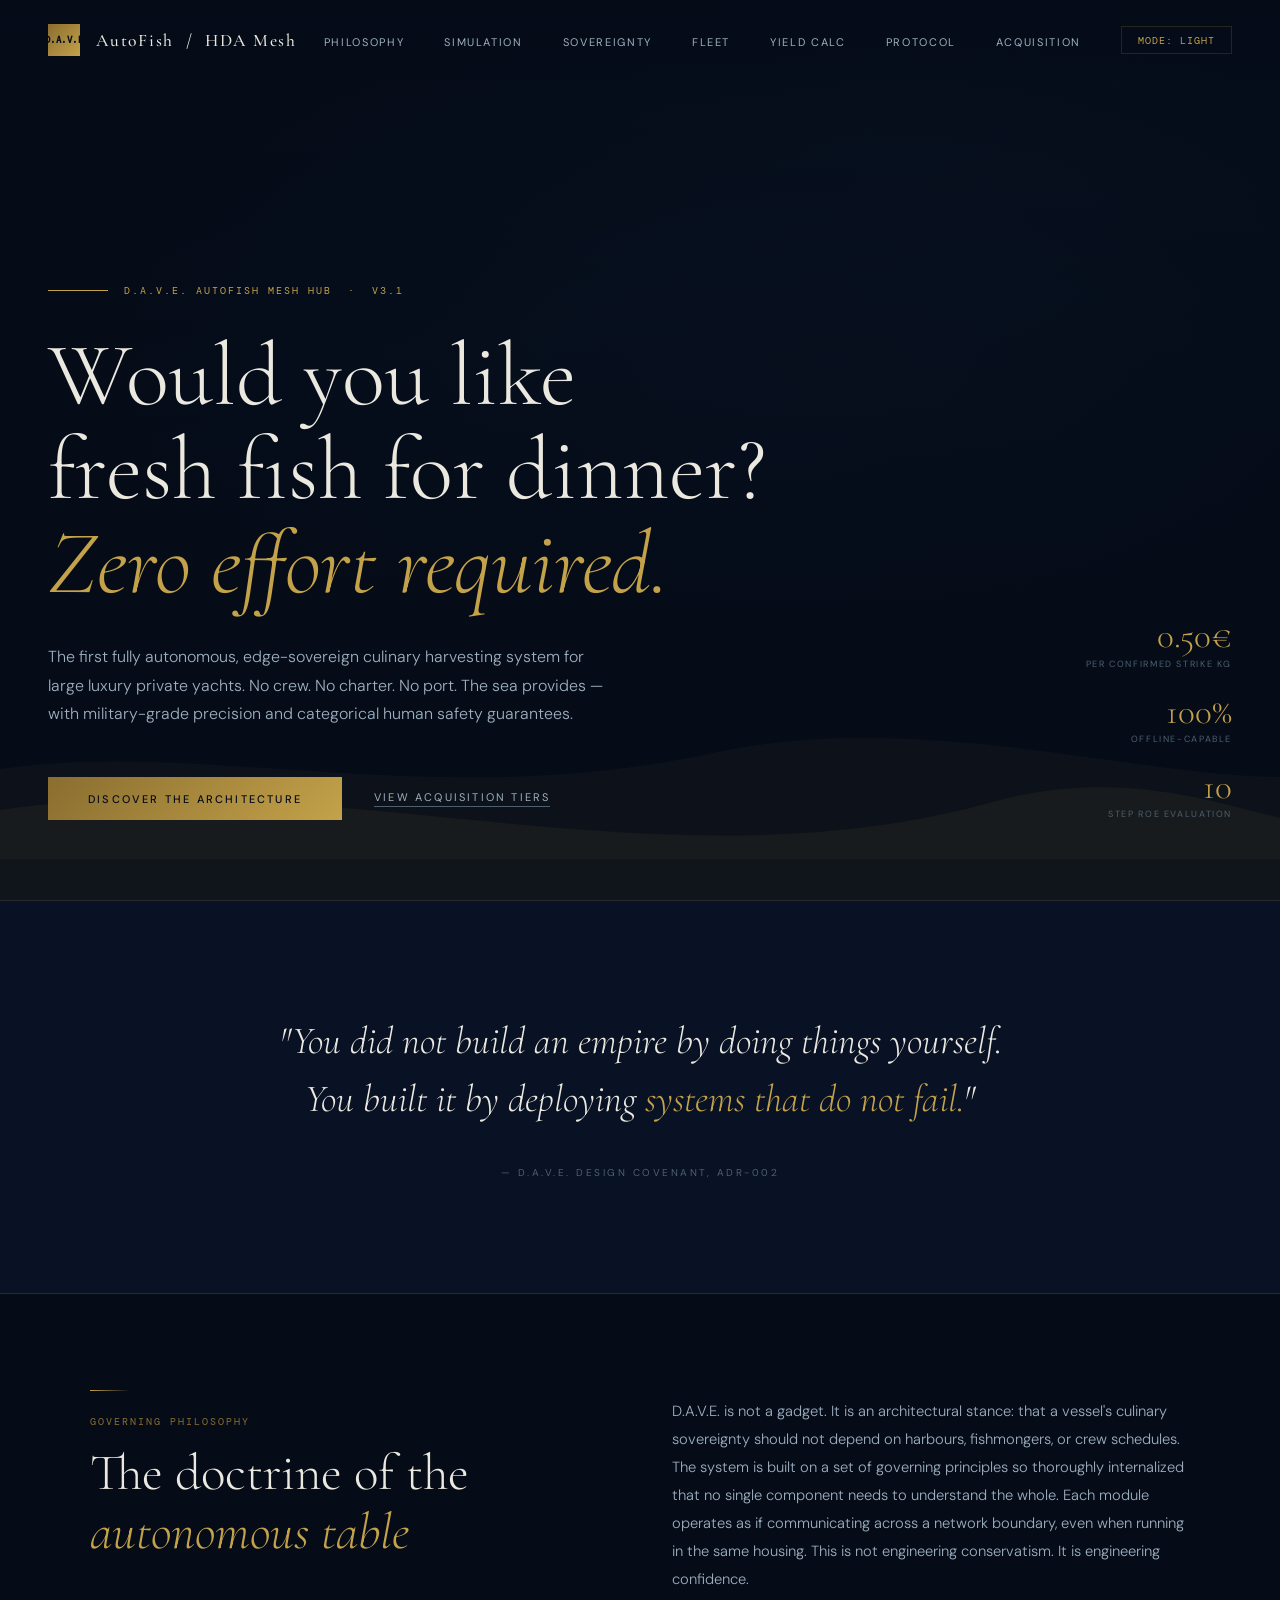
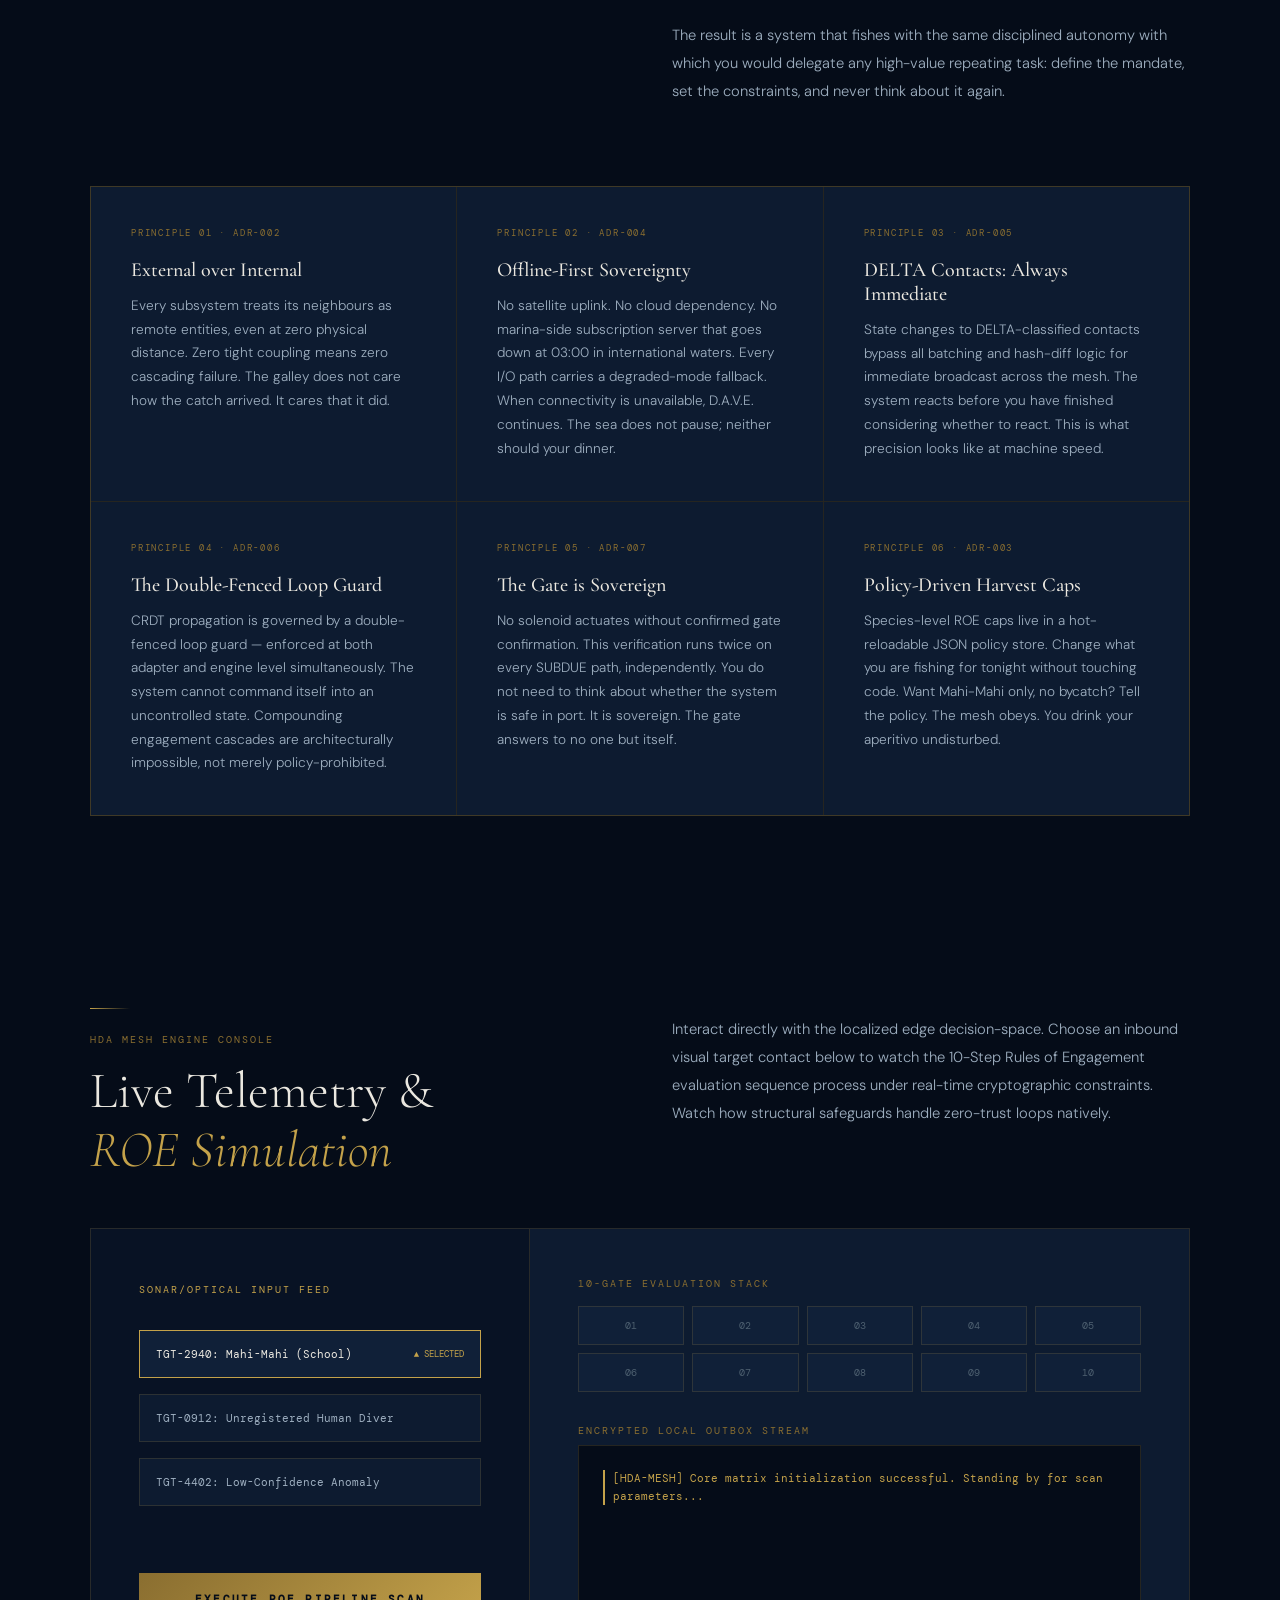
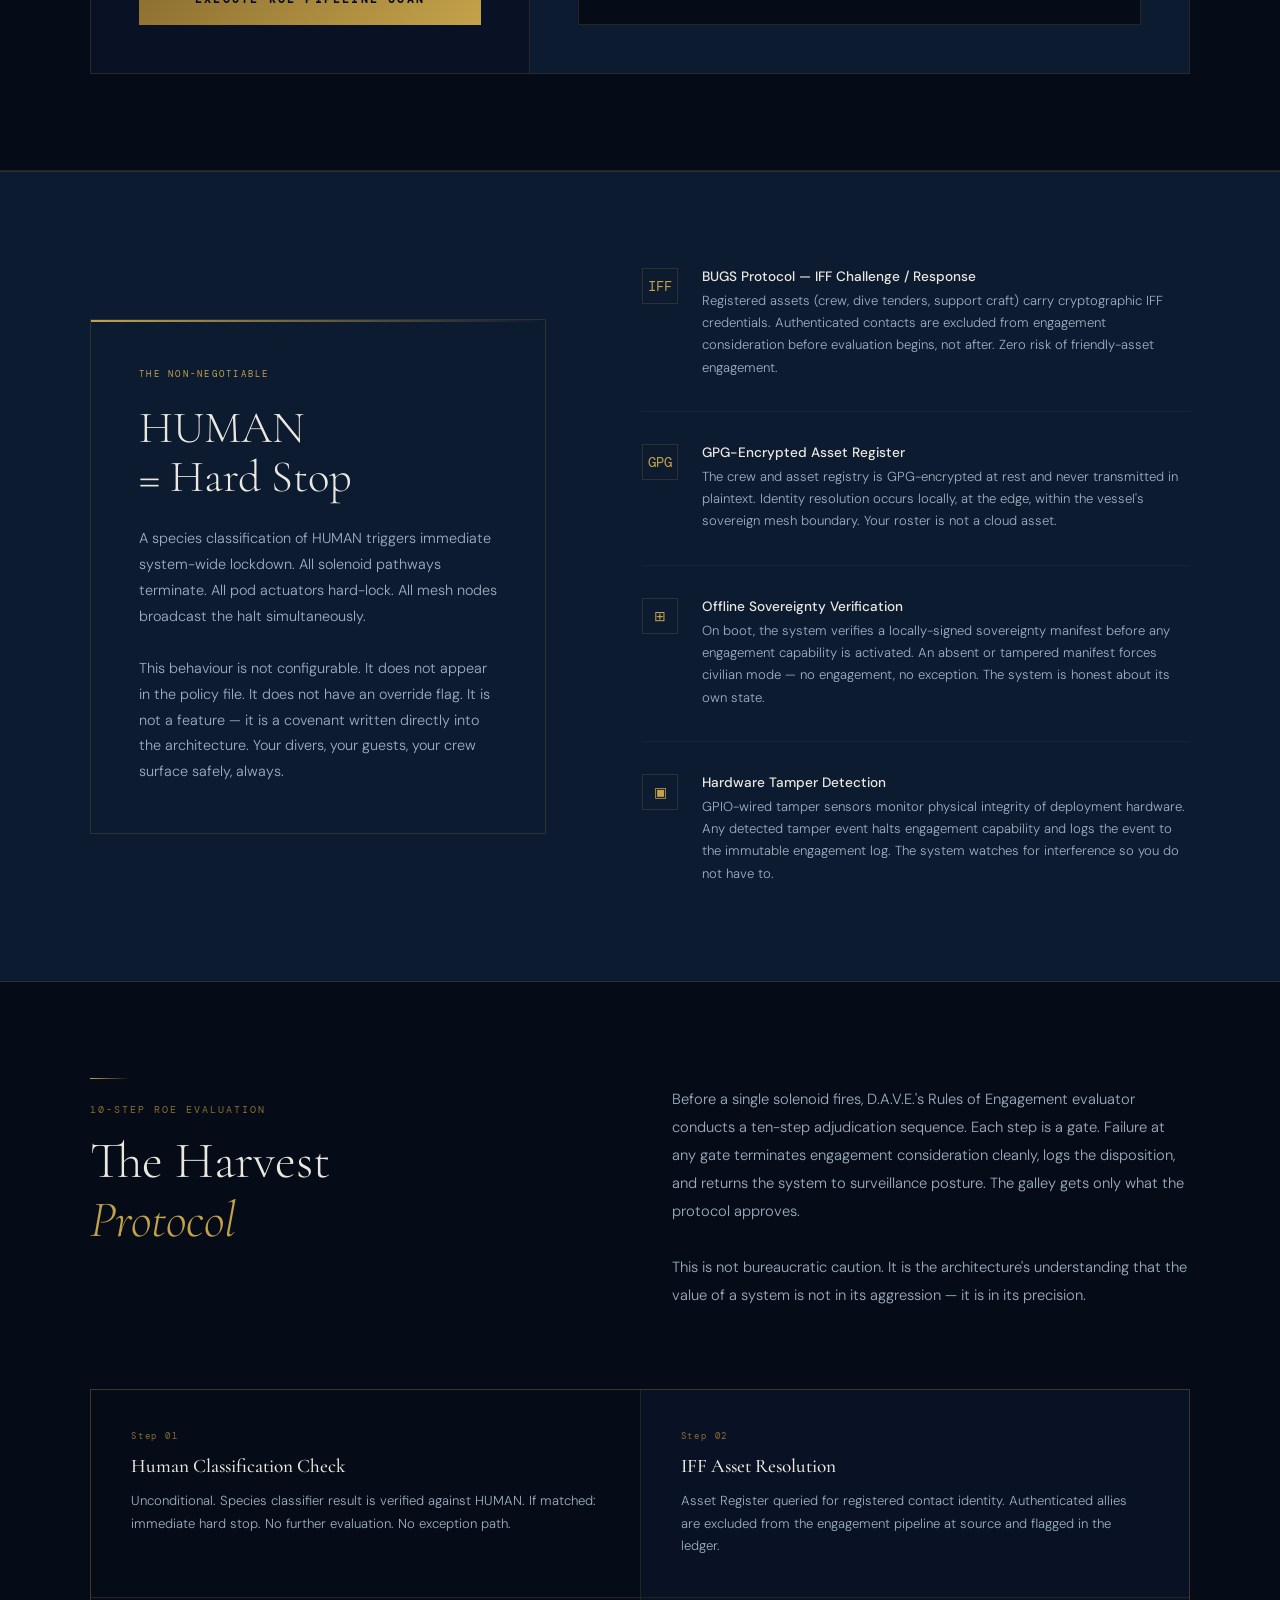
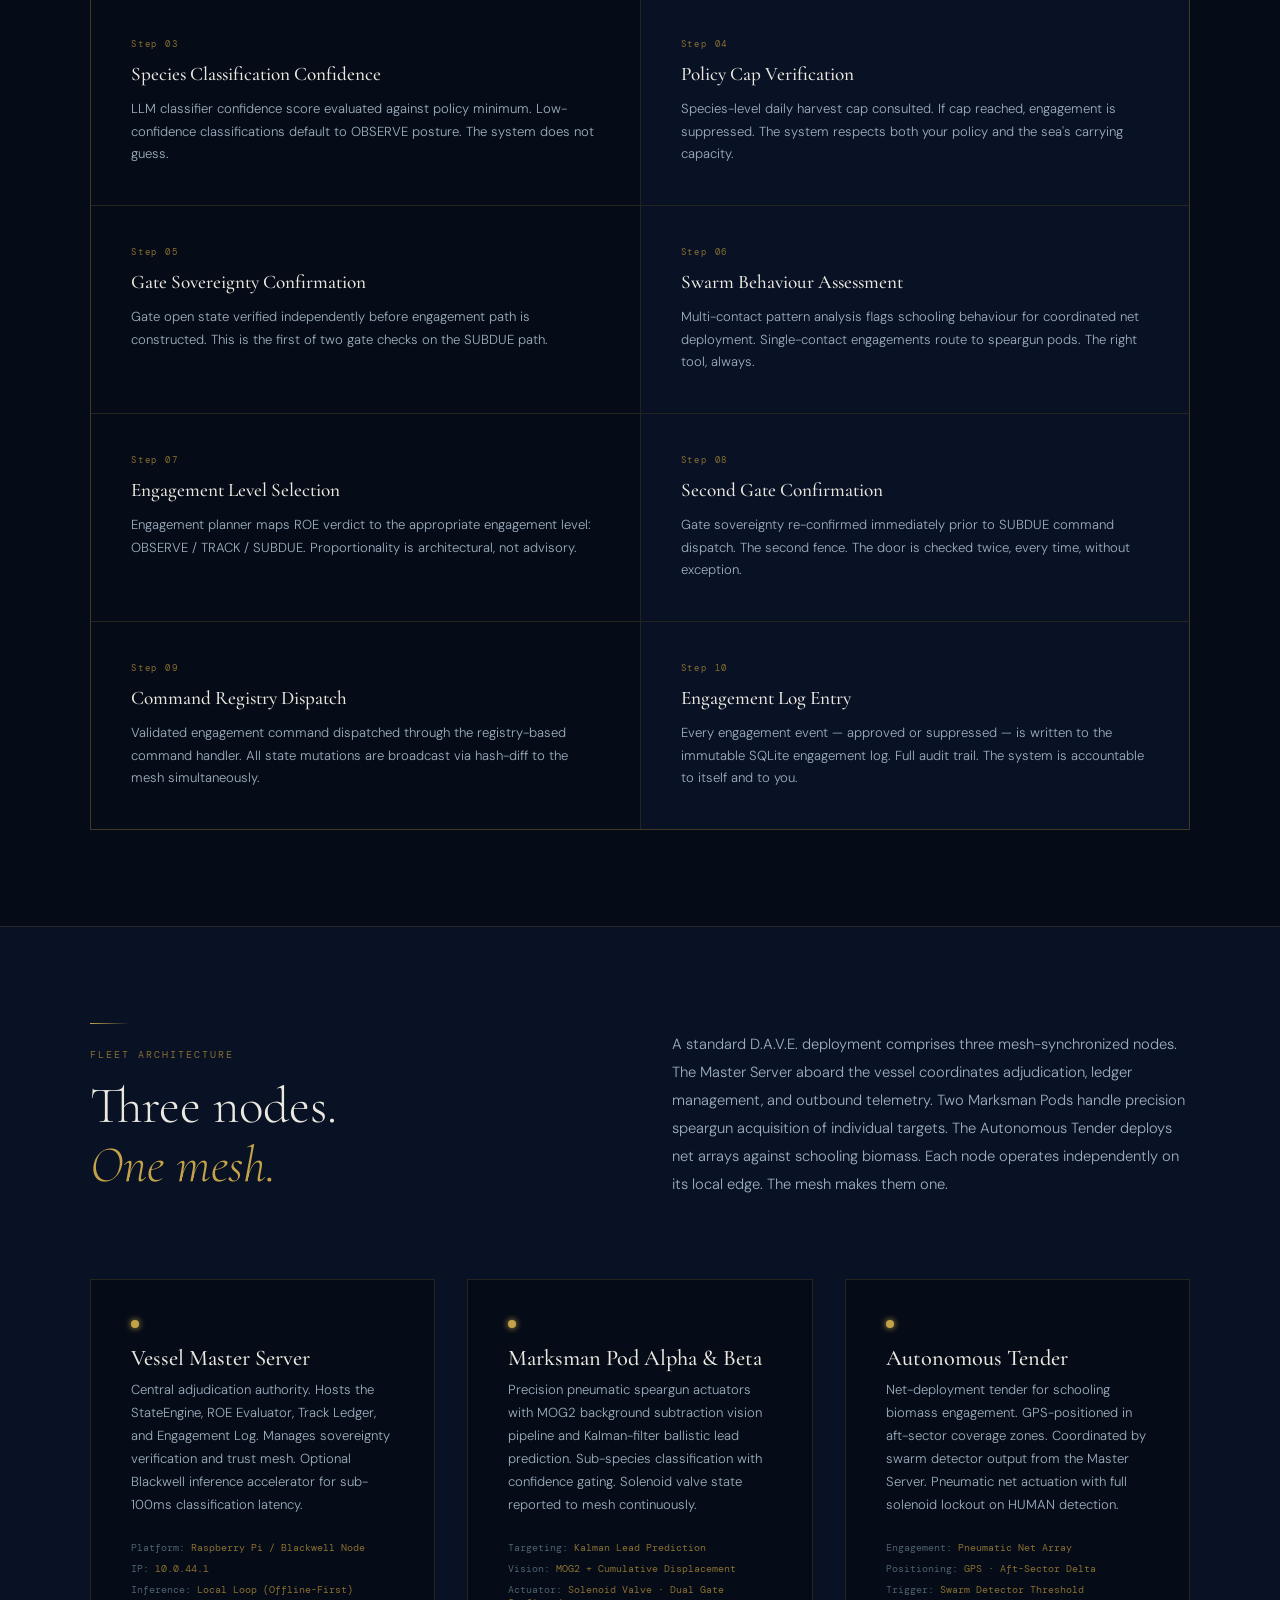
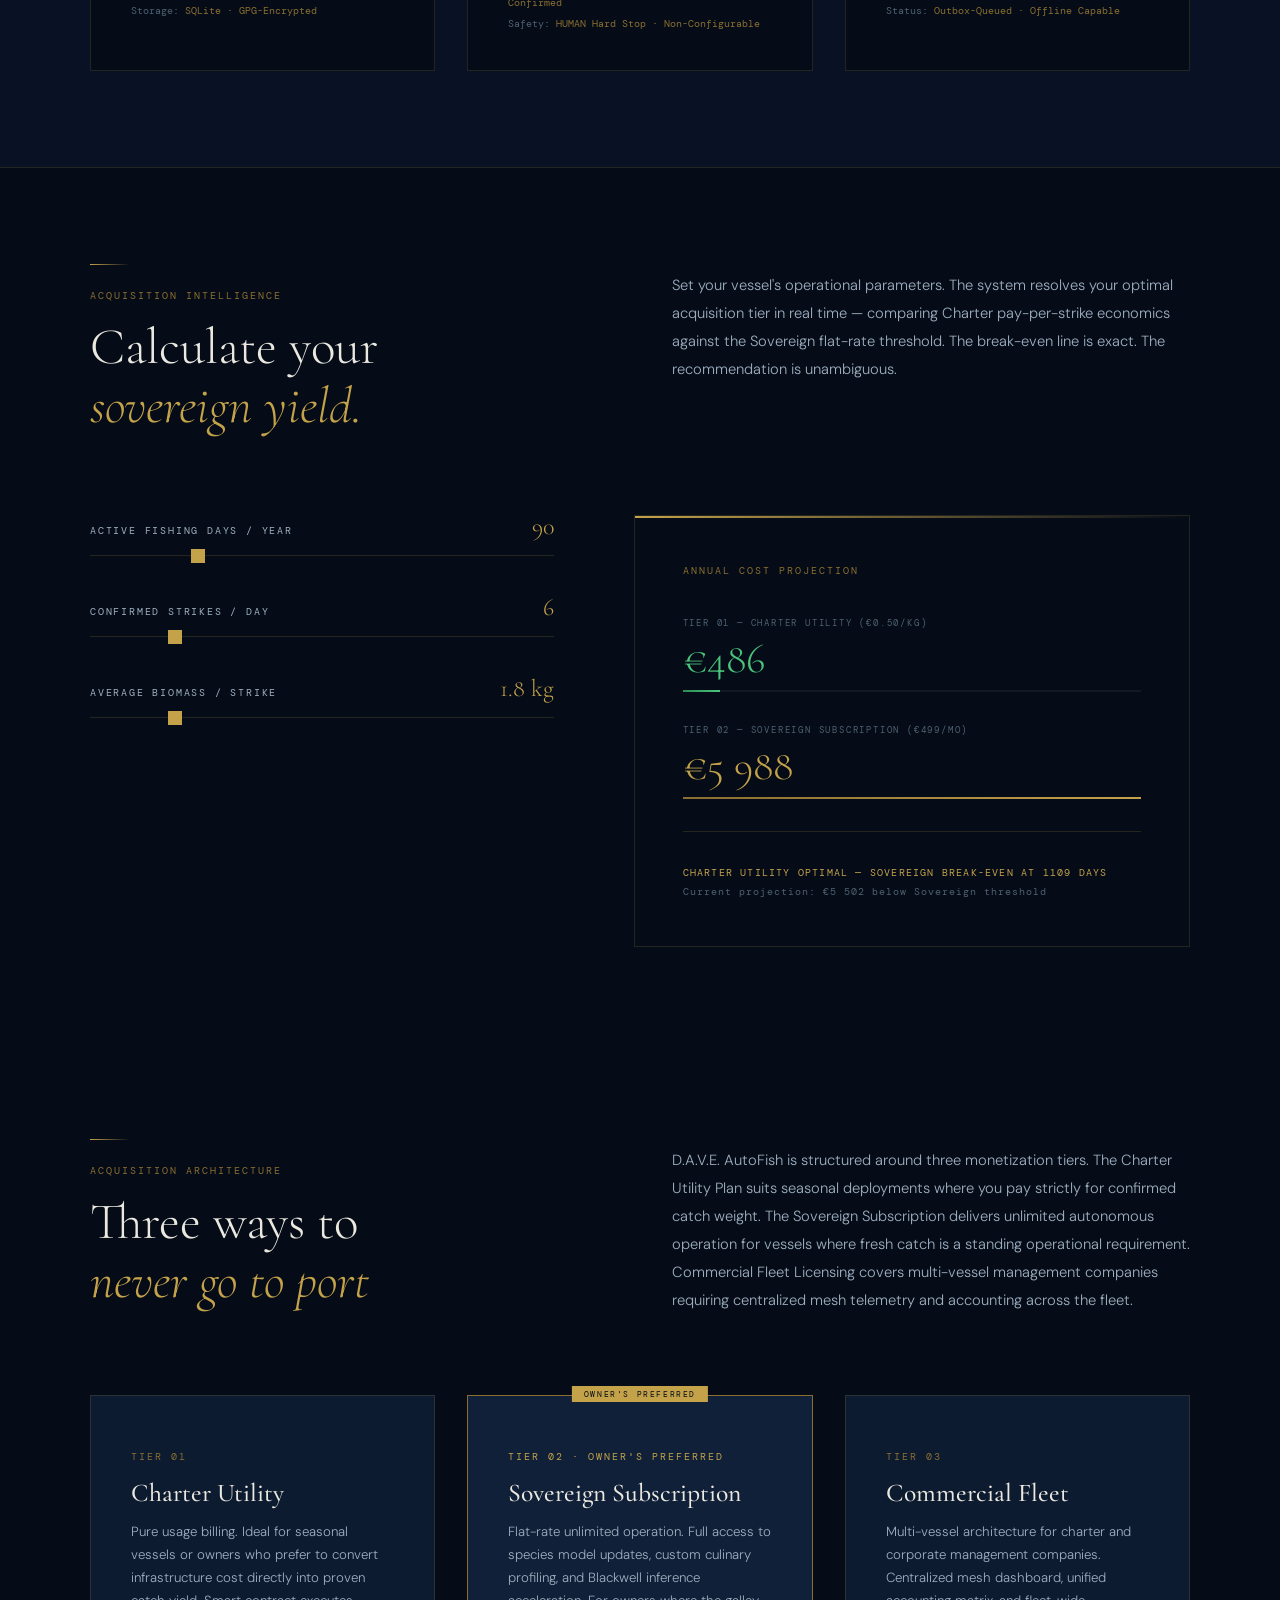
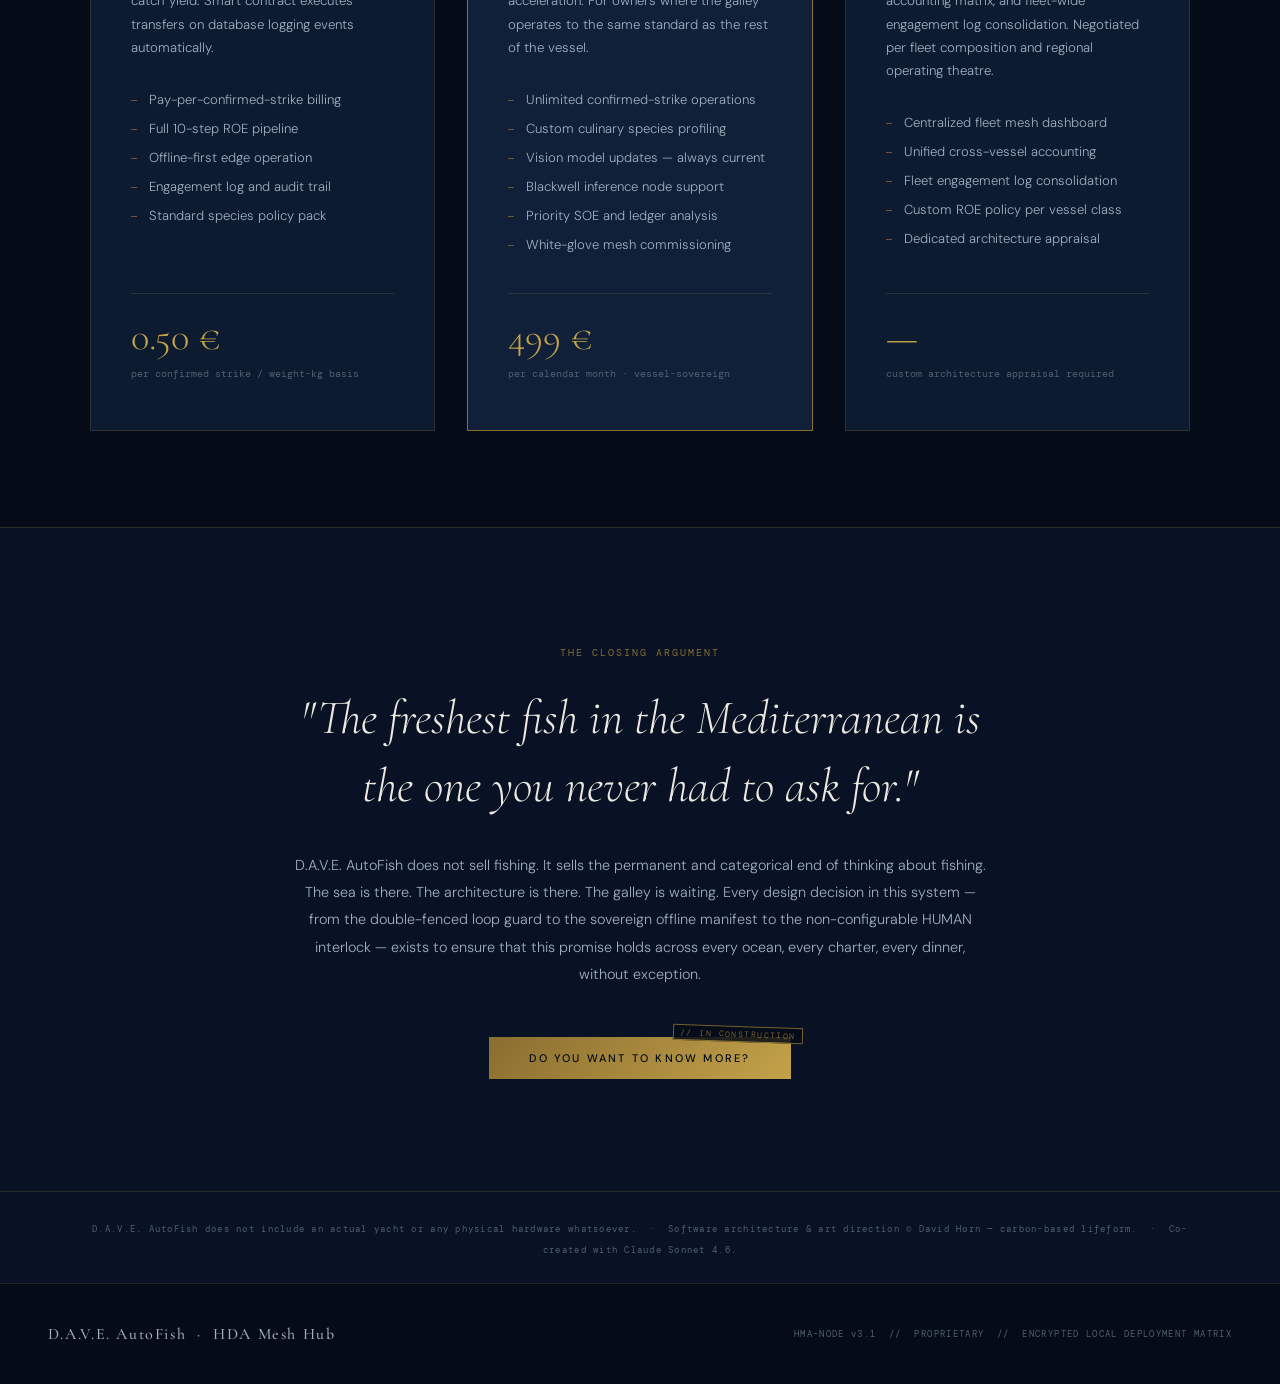
<file: index.html>
<!doctype html>
<html lang="en">
    <head>
        <meta charset="UTF-8" />
        <meta name="viewport" content="width=device-width, initial-scale=1.0" />
        <title>D.A.V.E. AutoFish — The Sovereign Catch</title>
        <link rel="preconnect" href="https://fonts.googleapis.com" />
        <link rel="preconnect" href="https://fonts.gstatic.com" crossorigin />
        <link
            href="https://fonts.googleapis.com/css2?family=Cormorant+Garamond:ital,wght@0,300;0,400;0,500;0,600;1,300;1,400;1,500&family=DM+Sans:wght@300;400;500&family=DM+Mono:wght@300;400&display=swap"
            rel="stylesheet"
        />

        <style>
            :root {
                --ink: #050c18;
                --deep: #081224;
                --surface: #0d1b30;
                --panel: #102038;
                --border: rgba(180, 150, 70, 0.18);
                --gold: #c4a24a;
                --gold-dim: #8a6e30;
                --gold-glow: rgba(196, 162, 74, 0.12);
                --silver: #9eafc0;
                --white: #ebe8e0;
                --muted: #4e6070;
                --transition-speed: 0.4s;
            }

            body.light-mode {
                --ink: #f4f1ea;
                --deep: #ebe8e0;
                --surface: #e2ddd3;
                --panel: #d5cfc2;
                --border: rgba(138, 110, 48, 0.25);
                --gold: #8a6e30;
                --gold-dim: #5c4a20;
                --gold-glow: rgba(138, 110, 48, 0.08);
                --silver: #2c3b47;
                --white: #050c18;
                --muted: #5a6e7f;
            }

            *,
            *::before,
            *::after {
                box-sizing: border-box;
                margin: 0;
                padding: 0;
            }

            html {
                scroll-behavior: smooth;
            }

            body {
                font-family: "DM Sans", sans-serif;
                background: var(--ink);
                color: var(--white);
                overflow-x: hidden;
                transition:
                    background var(--transition-speed),
                    color var(--transition-speed);
            }

            /* ── Typography ───────────────────────────────────── */
            .serif {
                font-family: "Cormorant Garamond", serif;
            }
            .mono {
                font-family: "DM Mono", monospace;
            }
            .label {
                font-family: "DM Mono", monospace;
                font-size: 10px;
                letter-spacing: 0.2em;
                text-transform: uppercase;
                color: var(--gold-dim);
            }
            .label-bright {
                font-family: "DM Mono", monospace;
                font-size: 10px;
                letter-spacing: 0.2em;
                text-transform: uppercase;
                color: var(--gold);
            }

            /* ── Utility ──────────────────────────────────────── */
            .gold-line {
                display: block;
                width: 40px;
                height: 1px;
                background: linear-gradient(90deg, var(--gold), transparent);
                margin-bottom: 1.5rem;
            }

            .divider {
                border: none;
                border-top: 1px solid var(--border);
                margin: 0;
            }

            /* ── NAV ──────────────────────────────────────────── */
            nav {
                position: fixed;
                top: 0;
                left: 0;
                right: 0;
                z-index: 100;
                display: flex;
                align-items: center;
                justify-content: space-between;
                padding: 1.5rem 3rem;
                background: linear-gradient(to bottom, var(--ink), transparent);
                transition: background var(--transition-speed);
            }

            .nav-brand {
                display: flex;
                align-items: center;
                gap: 1rem;
            }
            .nav-badge {
                width: 32px;
                height: 32px;
                background: linear-gradient(
                    135deg,
                    var(--gold-dim),
                    var(--gold)
                );
                display: flex;
                align-items: center;
                justify-content: center;
                font-family: "DM Mono", monospace;
                font-size: 9px;
                color: #050c18;
                font-weight: 600;
                letter-spacing: 0.05em;
            }
            .nav-title {
                font-family: "Cormorant Garamond", serif;
                font-size: 1.1rem;
                font-weight: 500;
                letter-spacing: 0.1em;
                color: var(--white);
            }
            .nav-right {
                display: flex;
                align-items: center;
                gap: 2.5rem;
            }
            .nav-links {
                display: flex;
                gap: 2.5rem;
                list-style: none;
            }
            .nav-links a {
                font-size: 11px;
                letter-spacing: 0.15em;
                text-transform: uppercase;
                color: var(--silver);
                text-decoration: none;
                transition: color 0.3s;
            }
            .nav-links a:hover {
                color: var(--gold);
            }

            /* Mode Switcher Button */
            .theme-toggle {
                background: transparent;
                border: 1px solid var(--border);
                color: var(--gold);
                font-family: "DM Mono", monospace;
                font-size: 10px;
                padding: 0.4rem 1rem;
                cursor: pointer;
                letter-spacing: 0.1em;
                text-transform: uppercase;
                transition: all 0.3s ease;
            }
            .theme-toggle:hover {
                background: var(--gold-glow);
                border-color: var(--gold);
            }

            /* ── HERO ─────────────────────────────────────────── */
            .hero {
                min-height: 100vh;
                display: flex;
                flex-direction: column;
                justify-content: flex-end;
                padding: 6rem 3rem 5rem;
                position: relative;
                overflow: hidden;
            }

            .hero-bg {
                position: absolute;
                inset: 0;
                background: linear-gradient(
                    160deg,
                    var(--ink) 0%,
                    var(--deep) 40%,
                    var(--ink) 100%
                );
                z-index: 1;
            }

            .hero-img-overlay {
                position: absolute;
                inset: 0;
                background-size: cover;
                background-position: center;
                opacity: 0.25;
                mix-blend-mode: luminosity;
                transition:
                    background-image 1.5s ease-in-out,
                    opacity var(--transition-speed);
                z-index: 2;
            }
            body.light-mode .hero-img-overlay {
                opacity: 0.12;
            }

            .hero-gradient-shroud {
                position: absolute;
                inset: 0;
                background:
                    radial-gradient(
                        ellipse 80% 60% at 65% 40%,
                        transparent 0%,
                        var(--ink) 80%
                    ),
                    linear-gradient(to top, var(--ink) 10%, transparent 100%);
                z-index: 3;
            }

            /* Animated wave lines */
            .hero-waves {
                position: absolute;
                inset: 0;
                overflow: hidden;
                pointer-events: none;
                z-index: 4;
            }
            .wave-svg {
                position: absolute;
                bottom: -20px;
                left: -5%;
                width: 110%;
                opacity: 0.06;
                animation: waveDrift 18s ease-in-out infinite;
            }
            .wave-svg path {
                fill: var(--gold);
                transition: fill var(--transition-speed);
            }
            .wave-svg:nth-child(2) {
                opacity: 0.04;
                animation-duration: 24s;
                animation-direction: reverse;
                bottom: 40px;
            }
            @keyframes waveDrift {
                0%,
                100% {
                    transform: translateX(0) scaleY(1);
                }
                50% {
                    transform: translateX(-3%) scaleY(1.05);
                }
            }

            .hero-content {
                position: relative;
                max-width: 780px;
                z-index: 5;
            }

            .hero-kicker {
                display: flex;
                align-items: center;
                gap: 1rem;
                margin-bottom: 2rem;
            }
            .hero-kicker-line {
                width: 60px;
                height: 1px;
                background: var(--gold);
            }

            .hero-headline {
                font-family: "Cormorant Garamond", serif;
                font-size: clamp(3rem, 7vw, 6rem);
                font-weight: 300;
                line-height: 1.05;
                color: var(--white);
                margin-bottom: 2rem;
            }
            .hero-headline em {
                font-style: italic;
                color: var(--gold);
            }

            .hero-sub {
                font-size: 1rem;
                font-weight: 300;
                line-height: 1.8;
                color: var(--silver);
                max-width: 560px;
                margin-bottom: 3rem;
            }

            .hero-cta-group {
                display: flex;
                align-items: center;
                gap: 2rem;
            }

            .cta-primary {
                display: inline-block;
                padding: 0.9rem 2.5rem;
                background: linear-gradient(
                    135deg,
                    var(--gold-dim),
                    var(--gold)
                );
                color: #050c18;
                font-size: 11px;
                letter-spacing: 0.2em;
                text-transform: uppercase;
                font-weight: 500;
                text-decoration: none;
                transition: opacity 0.2s;
            }
            .cta-primary:hover {
                opacity: 0.85;
            }

            .cta-secondary {
                display: inline-block;
                color: var(--silver);
                font-size: 11px;
                letter-spacing: 0.2em;
                text-transform: uppercase;
                text-decoration: none;
                border-bottom: 1px solid var(--muted);
                padding-bottom: 2px;
                transition:
                    color 0.2s,
                    border-color 0.2s;
            }
            .cta-secondary:hover {
                color: var(--gold);
                border-color: var(--gold);
            }

            .hero-stat-strip {
                position: absolute;
                right: 3rem;
                bottom: 5rem;
                display: flex;
                flex-direction: column;
                gap: 1.5rem;
                align-items: flex-end;
                z-index: 5;
            }
            .hero-stat {
                text-align: right;
            }
            .hero-stat-num {
                font-family: "Cormorant Garamond", serif;
                font-size: 2.2rem;
                font-weight: 300;
                color: var(--gold);
                line-height: 1;
            }
            .hero-stat-desc {
                font-size: 9px;
                letter-spacing: 0.18em;
                text-transform: uppercase;
                color: var(--muted);
                display: block;
                margin-top: 4px;
            }

            /* ── INTRO STATEMENT ──────────────────────────────── */
            .statement {
                padding: 7rem 3rem;
                background: var(--deep);
                border-top: 1px solid var(--border);
                border-bottom: 1px solid var(--border);
                transition:
                    background var(--transition-speed),
                    border var(--transition-speed);
            }
            .statement-inner {
                max-width: 900px;
                margin: 0 auto;
                text-align: center;
            }
            .statement-quote {
                font-family: "Cormorant Garamond", serif;
                font-size: clamp(1.6rem, 3vw, 2.6rem);
                font-weight: 300;
                font-style: italic;
                line-height: 1.5;
                color: var(--white);
                margin-bottom: 2rem;
            }
            .statement-quote span {
                color: var(--gold);
            }
            .statement-attr {
                font-size: 10px;
                letter-spacing: 0.25em;
                text-transform: uppercase;
                color: var(--muted);
            }

            /* ── SECTION SHELL ────────────────────────────────── */
            .section {
                padding: 6rem 3rem;
                transition: background var(--transition-speed);
            }
            .section-inner {
                max-width: 1100px;
                margin: 0 auto;
            }
            .section-header {
                display: grid;
                grid-template-columns: 1fr 1fr;
                gap: 4rem;
                align-items: start;
                margin-bottom: 5rem;
            }
            .section-title {
                font-family: "Cormorant Garamond", serif;
                font-size: clamp(2rem, 4vw, 3.2rem);
                font-weight: 300;
                line-height: 1.15;
                color: var(--white);
            }
            .section-title em {
                font-style: italic;
                color: var(--gold);
            }
            .section-body {
                font-size: 0.92rem;
                line-height: 1.9;
                color: var(--silver);
                font-weight: 300;
            }

            /* ── PRINCIPLES GRID ──────────────────────────────── */
            .principles-grid {
                display: grid;
                grid-template-columns: repeat(3, 1fr);
                gap: 1px;
                background: var(--border);
                border: 1px solid var(--border);
                transition:
                    background var(--transition-speed),
                    border var(--transition-speed);
            }
            .principle {
                background: var(--surface);
                padding: 2.5rem;
                transition: background var(--transition-speed);
            }
            .principle:hover {
                background: var(--panel);
            }
            .principle-num {
                font-family: "DM Mono", monospace;
                font-size: 9px;
                letter-spacing: 0.2em;
                color: var(--gold-dim);
                display: block;
                margin-bottom: 1.2rem;
            }
            .principle-title {
                font-family: "Cormorant Garamond", serif;
                font-size: 1.25rem;
                font-weight: 500;
                color: var(--white);
                margin-bottom: 0.75rem;
            }
            .principle-text {
                font-size: 0.85rem;
                line-height: 1.75;
                color: var(--silver);
                font-weight: 300;
            }

            /* ── INTERACTIVE MESH MATRIX INTERFACE ────────────────── */
            .console-section {
                background: var(--ink);
                padding: 6rem 3rem;
                border-bottom: 1px solid var(--border);
                transition:
                    background var(--transition-speed),
                    border var(--transition-speed);
            }
            .console-wrapper {
                max-width: 1100px;
                margin: 0 auto;
                border: 1px solid var(--border);
                background: var(--deep);
                display: grid;
                grid-template-columns: 1fr 1.5fr;
                position: relative;
                overflow: hidden;
            }

            .lockdown-overlay {
                position: absolute;
                inset: 0;
                background: rgba(220, 53, 69, 0.18);
                border: 2px solid #dc3545;
                pointer-events: none;
                opacity: 0;
                z-index: 20;
                display: flex;
                align-items: center;
                justify-content: center;
            }
            .lockdown-overlay.active {
                animation: lockdownPulse 0.4s ease-in-out 4;
            }
            .lockdown-banner {
                font-family: "DM Mono", monospace;
                font-size: 13px;
                letter-spacing: 0.3em;
                color: #dc3545;
                text-transform: uppercase;
                font-weight: bold;
                text-shadow: 0 0 20px rgba(220,53,69,0.8);
                opacity: 0;
                transition: opacity 0.1s;
            }
            .lockdown-overlay.active .lockdown-banner {
                opacity: 1;
            }
            @keyframes lockdownPulse {
                0%, 100% { opacity: 0; }
                50% { opacity: 1; }
            }
            .console-controls {
                padding: 3rem;
                border-right: 1px solid var(--border);
                display: flex;
                flex-direction: column;
                justify-content: space-between;
            }
            .target-select-panel {
                display: flex;
                flex-direction: column;
                gap: 1rem;
                margin-top: 2rem;
                margin-bottom: 2rem;
            }
            .target-btn {
                background: var(--surface);
                border: 1px solid var(--border);
                color: var(--silver);
                padding: 1rem;
                text-align: left;
                font-family: "DM Mono", monospace;
                font-size: 11px;
                cursor: pointer;
                transition: all 0.3s;
                display: flex;
                justify-content: space-between;
                align-items: center;
            }
            .target-btn:hover,
            .target-btn.active {
                border-color: var(--gold);
                color: var(--white);
                background: var(--panel);
            }
            .target-btn.active::after {
                content: "▲ SELECTED";
                font-size: 9px;
                color: var(--gold);
            }
            .fire-btn {
                background: linear-gradient(
                    135deg,
                    var(--gold-dim),
                    var(--gold)
                );
                color: var(--ink);
                border: none;
                padding: 1.2rem;
                font-family: "DM Mono", monospace;
                font-weight: bold;
                letter-spacing: 0.2em;
                text-transform: uppercase;
                cursor: pointer;
                font-size: 11px;
                transition: opacity 0.3s;
            }
            .fire-btn:hover {
                opacity: 0.9;
            }

            .console-monitor {
                padding: 3rem;
                display: flex;
                flex-direction: column;
                justify-content: space-between;
                background: var(--surface);
            }
            .pipeline-visualizer {
                display: grid;
                grid-template-columns: repeat(5, 1fr);
                gap: 0.5rem;
                margin-bottom: 2rem;
            }
            .pipeline-dot {
                background: var(--panel);
                border: 1px solid var(--border);
                padding: 0.75rem 0.5rem;
                text-align: center;
                font-family: "DM Mono", monospace;
                font-size: 10px;
                color: var(--muted);
                transition: all 0.2s ease;
            }
            .pipeline-dot.passed {
                background: rgba(40, 167, 69, 0.15);
                border-color: #28a745;
                color: #28a745;
            }
            .pipeline-dot.failed {
                background: rgba(220, 53, 69, 0.2);
                border-color: #dc3545;
                color: #dc3545;
                animation: flashLockdown 0.5s infinite alternate;
            }
            .pipeline-dot.active-step {
                border-color: var(--gold);
                color: var(--white);
                box-shadow: 0 0 8px var(--gold-glow);
            }
            @keyframes flashLockdown {
                0% {
                    background: rgba(220, 53, 69, 0.2);
                }
                100% {
                    background: rgba(220, 53, 69, 0.5);
                }
            }

            .terminal-window {
                background: var(--ink);
                border: 1px solid var(--border);
                padding: 1.5rem;
                font-family: "DM Mono", monospace;
                font-size: 11px;
                color: #a9b7c6;
                height: 180px;
                overflow-y: auto;
                line-height: 1.6;
            }
            .terminal-line {
                margin-bottom: 0.4rem;
                border-left: 2px solid transparent;
                padding-left: 0.5rem;
            }
            .terminal-line.system {
                border-color: var(--gold);
                color: var(--gold);
            }
            .terminal-line.success {
                border-color: #28a745;
                color: #28a745;
            }
            .terminal-line.danger {
                border-color: #dc3545;
                color: #dc3545;
                font-weight: bold;
            }

            /* ── SAFETY ───────────────────────────────────────── */
            .safety-section {
                background: var(--surface);
                border-top: 1px solid var(--border);
                border-bottom: 1px solid var(--border);
                padding: 6rem 3rem;
                transition:
                    background var(--transition-speed),
                    border var(--transition-speed);
            }
            .safety-inner {
                max-width: 1100px;
                margin: 0 auto;
                display: grid;
                grid-template-columns: 1fr 1.2fr;
                gap: 6rem;
                align-items: center;
            }
            .safety-callout {
                border: 1px solid var(--border);
                padding: 3rem;
                position: relative;
                transition: background var(--transition-speed);
            }
            .safety-callout::before {
                content: "";
                position: absolute;
                top: 0;
                left: 0;
                right: 0;
                height: 2px;
                background: linear-gradient(90deg, var(--gold), transparent);
            }
            .safety-callout-label {
                font-family: "DM Mono", monospace;
                font-size: 9px;
                letter-spacing: 0.25em;
                text-transform: uppercase;
                color: var(--gold);
                margin-bottom: 1.5rem;
                display: block;
            }
            .safety-callout-headline {
                font-family: "Cormorant Garamond", serif;
                font-size: 2.8rem;
                font-weight: 300;
                line-height: 1.1;
                color: var(--white);
                margin-bottom: 1.5rem;
            }
            .safety-callout-text {
                font-size: 0.9rem;
                line-height: 1.8;
                color: var(--silver);
                font-weight: 300;
            }
            .safety-specs {
                display: flex;
                flex-direction: column;
                gap: 2rem;
            }
            .spec-row {
                display: flex;
                gap: 1.5rem;
                align-items: flex-start;
                padding-bottom: 2rem;
                border-bottom: 1px solid rgba(255, 255, 255, 0.04);
            }
            .spec-row:last-child {
                border-bottom: none;
                padding-bottom: 0;
            }
            .spec-icon {
                width: 36px;
                height: 36px;
                flex-shrink: 0;
                border: 1px solid var(--border);
                display: flex;
                align-items: center;
                justify-content: center;
                color: var(--gold);
                font-size: 14px;
                font-family: "DM Mono", monospace;
                transition: border var(--transition-speed);
            }
            .spec-title {
                font-size: 0.85rem;
                font-weight: 500;
                color: var(--white);
                margin-bottom: 0.3rem;
            }
            .spec-text {
                font-size: 0.82rem;
                line-height: 1.7;
                color: var(--silver);
                font-weight: 300;
            }

            /* ── ROE / HARVEST PROTOCOL ───────────────────────── */
            .roe-grid {
                display: grid;
                grid-template-columns: repeat(2, 1fr);
                gap: 1px;
                background: var(--border);
                border: 1px solid var(--border);
                margin-top: 4rem;
                transition:
                    background var(--transition-speed),
                    border var(--transition-speed);
            }
            .roe-cell {
                background: var(--ink);
                padding: 2.5rem;
                display: flex;
                flex-direction: column;
                gap: 0.75rem;
                transition: background var(--transition-speed);
            }
            .roe-cell:nth-child(even) {
                background: var(--deep);
            }
            .roe-step {
                font-family: "DM Mono", monospace;
                font-size: 9px;
                color: var(--gold-dim);
                letter-spacing: 0.2em;
            }
            .roe-title {
                font-family: "Cormorant Garamond", serif;
                font-size: 1.2rem;
                color: var(--white);
                font-weight: 500;
            }
            .roe-text {
                font-size: 0.82rem;
                line-height: 1.7;
                color: var(--silver);
                font-weight: 300;
            }

            /* ── FLEET ────────────────────────────────────────── */
            .fleet-section {
                background: var(--deep);
                border-top: 1px solid var(--border);
                padding: 6rem 3rem;
                transition:
                    background var(--transition-speed),
                    border var(--transition-speed);
            }
            .fleet-nodes {
                display: grid;
                grid-template-columns: repeat(3, 1fr);
                gap: 2rem;
                margin-top: 4rem;
            }
            .node-card {
                border: 1px solid var(--border);
                background: var(--ink);
                padding: 2.5rem;
                position: relative;
                overflow: hidden;
                transition:
                    border-color 0.3s,
                    background var(--transition-speed);
            }
            .node-card:hover {
                border-color: var(--gold-dim);
            }
            .node-card::after {
                content: "";
                position: absolute;
                top: 0;
                left: 0;
                right: 0;
                height: 1px;
                background: linear-gradient(90deg, var(--gold), transparent);
                opacity: 0;
                transition: opacity 0.3s;
            }
            .node-card:hover::after {
                opacity: 1;
            }
            .node-title {
                font-family: "Cormorant Garamond", serif;
                font-size: 1.4rem;
                font-weight: 500;
                color: var(--white);
                margin: 1rem 0 0.5rem;
            }
            .node-text {
                font-size: 0.82rem;
                line-height: 1.75;
                color: var(--silver);
                font-weight: 300;
            }
            .node-spec-list {
                margin-top: 1.5rem;
                display: flex;
                flex-direction: column;
                gap: 0.5rem;
            }
            .node-spec {
                font-family: "DM Mono", monospace;
                font-size: 10px;
                color: var(--muted);
            }
            .node-spec span {
                color: var(--gold-dim);
            }
            .node-pulse {
                width: 8px;
                height: 8px;
                border-radius: 50%;
                background: var(--gold);
                box-shadow: 0 0 6px var(--gold);
                animation: nodePulse 2.5s ease-in-out infinite;
            }
            @keyframes nodePulse {
                0%,
                100% {
                    opacity: 1;
                    transform: scale(1);
                }
                50% {
                    opacity: 0.5;
                    transform: scale(0.8);
                }
            }

            /* ── PRICING ──────────────────────────────────────── */
            .pricing-section {
                padding: 6rem 3rem;
                transition: background var(--transition-speed);
            }
            .pricing-grid {
                display: grid;
                grid-template-columns: repeat(3, 1fr);
                gap: 2rem;
                margin-top: 4rem;
            }
            .tier {
                border: 1px solid var(--border);
                background: var(--surface);
                padding: 3rem 2.5rem;
                display: flex;
                flex-direction: column;
                justify-content: space-between;
                transition:
                    border-color 0.3s,
                    background var(--transition-speed);
                position: relative;
            }
            .tier:hover {
                border-color: var(--gold-dim);
                background: var(--panel);
            }
            .tier-featured {
                border-color: var(--gold-dim);
                background: var(--panel);
            }
            .tier-featured::before {
                content: "OWNER'S PREFERRED";
                position: absolute;
                top: -10px;
                left: 50%;
                transform: translateX(-50%);
                font-family: "DM Mono", monospace;
                font-size: 8px;
                letter-spacing: 0.2em;
                background: var(--gold);
                color: #050c18;
                padding: 3px 12px;
            }
            .tier-name {
                font-family: "Cormorant Garamond", serif;
                font-size: 1.6rem;
                font-weight: 500;
                color: var(--white);
                margin: 0.75rem 0;
            }
            .tier-desc {
                font-size: 0.83rem;
                line-height: 1.75;
                color: var(--silver);
                font-weight: 300;
                margin-bottom: 2rem;
            }
            .tier-price {
                font-family: "Cormorant Garamond", serif;
                font-size: 2.4rem;
                font-weight: 300;
                color: var(--gold);
                line-height: 1;
                margin-bottom: 0.3rem;
            }
            .tier-price-note {
                font-family: "DM Mono", monospace;
                font-size: 10px;
                color: var(--muted);
            }
            .tier-features {
                margin-top: 2rem;
                list-style: none;
                display: flex;
                flex-direction: column;
                gap: 0.75rem;
            }
            .tier-features li {
                font-size: 0.82rem;
                color: var(--silver);
                font-weight: 300;
                display: flex;
                align-items: flex-start;
                gap: 0.75rem;
            }
            .tier-features li::before {
                content: "—";
                color: var(--gold-dim);
                flex-shrink: 0;
                font-family: "DM Mono", monospace;
                font-size: 10px;
                margin-top: 3px;
            }

            /* ── YIELD CALCULATOR ─────────────────────────────── */
            .yield-section {
                background: var(--ink);
                border-top: 1px solid var(--border);
                padding: 6rem 3rem;
                transition: background var(--transition-speed), border var(--transition-speed);
            }
            .yield-grid {
                display: grid;
                grid-template-columns: 1fr 1.2fr;
                gap: 5rem;
                margin-top: 4rem;
                align-items: start;
            }
            .yield-controls {
                display: flex;
                flex-direction: column;
                gap: 2.5rem;
            }
            .yield-param {
                display: flex;
                flex-direction: column;
                gap: 0.75rem;
            }
            .yield-param-header {
                display: flex;
                justify-content: space-between;
                align-items: baseline;
            }
            .yield-param-label {
                font-family: "DM Mono", monospace;
                font-size: 10px;
                letter-spacing: 0.18em;
                text-transform: uppercase;
                color: var(--silver);
            }
            .yield-param-value {
                font-family: "Cormorant Garamond", serif;
                font-size: 1.5rem;
                font-weight: 300;
                color: var(--gold);
                line-height: 1;
            }
            .yield-slider {
                -webkit-appearance: none;
                appearance: none;
                width: 100%;
                height: 1px;
                background: var(--border);
                outline: none;
                cursor: pointer;
                margin-top: 0.25rem;
            }
            .yield-slider::-webkit-slider-thumb {
                -webkit-appearance: none;
                appearance: none;
                width: 14px;
                height: 14px;
                background: var(--gold);
                cursor: pointer;
                border: none;
            }
            .yield-slider::-moz-range-thumb {
                width: 14px;
                height: 14px;
                background: var(--gold);
                cursor: pointer;
                border: none;
                border-radius: 0;
            }
            .yield-output {
                border: 1px solid var(--border);
                padding: 3rem;
                position: relative;
                display: flex;
                flex-direction: column;
                gap: 2rem;
                transition: border var(--transition-speed);
            }
            .yield-output::before {
                content: "";
                position: absolute;
                top: 0; left: 0; right: 0;
                height: 2px;
                background: linear-gradient(90deg, var(--gold), transparent);
            }
            .yield-tier-row {
                display: flex;
                flex-direction: column;
                gap: 0.6rem;
            }
            .yield-tier-label {
                font-family: "DM Mono", monospace;
                font-size: 9px;
                letter-spacing: 0.2em;
                text-transform: uppercase;
                color: var(--muted);
            }
            .yield-tier-cost {
                font-family: "Cormorant Garamond", serif;
                font-size: 2.6rem;
                font-weight: 300;
                color: var(--gold);
                line-height: 1;
                transition: color 0.3s;
            }
            .yield-tier-cost.optimal {
                color: #4ac47a;
            }
            .yield-bar-container {
                height: 2px;
                background: rgba(255,255,255,0.05);
                position: relative;
                overflow: hidden;
            }
            .yield-bar {
                height: 100%;
                background: linear-gradient(90deg, var(--gold-dim), var(--gold));
                transition: width 0.5s cubic-bezier(0.4,0,0.2,1);
                width: 0%;
            }
            .yield-bar.optimal {
                background: linear-gradient(90deg, #2e8b55, #4ac47a);
            }
            .yield-divider {
                border: none;
                border-top: 1px solid var(--border);
                transition: border var(--transition-speed);
            }
            .yield-recommendation {
                font-family: "DM Mono", monospace;
                font-size: 10px;
                letter-spacing: 0.12em;
                text-transform: uppercase;
                color: var(--gold);
                line-height: 1.7;
            }
            .yield-breakeven {
                font-family: "DM Mono", monospace;
                font-size: 10px;
                color: var(--muted);
                letter-spacing: 0.1em;
                margin-top: 0.25rem;
            }

            /* ── MANIFESTO ────────────────────────────────────── */
            .manifesto {
                background: var(--deep);
                border-top: 1px solid var(--border);
                padding: 7rem 3rem;
                text-align: center;
                transition:
                    background var(--transition-speed),
                    border var(--transition-speed);
            }
            .manifesto-inner {
                max-width: 700px;
                margin: 0 auto;
            }
            .manifesto-headline {
                font-family: "Cormorant Garamond", serif;
                font-size: clamp(2rem, 4vw, 3rem);
                font-weight: 300;
                font-style: italic;
                line-height: 1.4;
                color: var(--white);
                margin: 1.5rem 0 2rem;
            }
            .manifesto-text {
                font-size: 0.9rem;
                line-height: 1.9;
                color: var(--silver);
                font-weight: 300;
                margin-bottom: 3rem;
            }

            /* ── DISCLAIMER ───────────────────────────────────── */
            .disclaimer {
                background: var(--deep);
                border-top: 1px solid var(--border);
                padding: 1.5rem 3rem;
                transition: background var(--transition-speed), border var(--transition-speed);
            }
            .disclaimer-inner {
                max-width: 1100px;
                margin: 0 auto;
                text-align: center;
            }
            .disclaimer-text {
                font-family: "DM Mono", monospace;
                font-size: 9px;
                letter-spacing: 0.14em;
                color: var(--muted);
                line-height: 1.8;
            }

            /* ── FOOTER ───────────────────────────────────────── */
            footer {
                border-top: 1px solid var(--border);
                padding: 2.5rem 3rem;
                display: flex;
                align-items: center;
                justify-content: space-between;
                background: var(--ink);
                transition:
                    background var(--transition-speed),
                    border var(--transition-speed);
            }
            .footer-brand {
                font-family: "Cormorant Garamond", serif;
                font-size: 1rem;
                font-weight: 500;
                letter-spacing: 0.1em;
                color: var(--silver);
            }
            .footer-meta {
                font-family: "DM Mono", monospace;
                font-size: 9px;
                letter-spacing: 0.15em;
                color: var(--muted);
            }

            /* ── FADE-IN ANIMATION ────────────────────────────── */
            .fade-in {
                opacity: 0;
                transform: translateY(24px);
                transition:
                    opacity 0.8s ease,
                    transform 0.8s ease;
            }
            .fade-in.visible {
                opacity: 1;
                transform: translateY(0);
            }

            /* ── RESPONSIVE ───────────────────────────────────── */
            @media (max-width: 900px) {
                nav {
                    padding: 1.2rem 1.5rem;
                }
                .nav-links {
                    display: none;
                }
                .hero {
                    padding: 5rem 1.5rem 4rem;
                }
                .hero-stat-strip {
                    display: none;
                }
                .section,
                .safety-section,
                .fleet-section,
                .pricing-section,
                .console-section {
                    padding: 4rem 1.5rem;
                }
                .section-header {
                    grid-template-columns: 1fr;
                    gap: 1.5rem;
                }
                .principles-grid {
                    grid-template-columns: 1fr;
                }
                .console-wrapper {
                    grid-template-columns: 1fr;
                }
                .console-controls {
                    border-right: none;
                    border-bottom: 1px solid var(--border);
                }
                .safety-inner {
                    grid-template-columns: 1fr;
                    gap: 3rem;
                }
                .fleet-nodes,
                .pricing-grid {
                    grid-template-columns: 1fr;
                }
                .roe-grid {
                    grid-template-columns: 1fr;
                }
                .statement {
                    padding: 4rem 1.5rem;
                }
                .manifesto {
                    padding: 4rem 1.5rem;
                }
                footer {
                    flex-direction: column;
                    gap: 1rem;
                    text-align: center;
                }
            }
            /* ── EASTER EGG OVERLAY ───────────────────────────── */
            .egg-overlay {
                position: fixed;
                inset: 0;
                z-index: 9999;
                background: #020810;
                display: flex;
                align-items: stretch;
                justify-content: center;
                opacity: 0;
                pointer-events: none;
                transition: opacity 0.5s ease;
                overflow-y: auto;
            }
            .egg-overlay.open {
                opacity: 1;
                pointer-events: all;
            }
            .egg-inner {
                width: 100%;
                max-width: 780px;
                margin: 0 auto;
                display: flex;
                flex-direction: column;
                min-height: 100vh;
                padding: 0 2rem 4rem;
            }
            .egg-header {
                display: flex;
                align-items: center;
                gap: 1.5rem;
                padding: 1.8rem 0 1.8rem;
                border-bottom: 1px solid rgba(196,162,74,0.15);
                position: sticky;
                top: 0;
                background: #020810;
                z-index: 2;
            }
            .egg-badge {
                font-family: "DM Mono", monospace;
                font-size: 11px;
                letter-spacing: 0.22em;
                color: #c4a24a;
                border: 1px solid rgba(196,162,74,0.4);
                padding: 0.35rem 0.7rem;
                flex-shrink: 0;
            }
            .egg-meta {
                display: flex;
                flex-direction: column;
                gap: 0.25rem;
                flex: 1;
            }
            .egg-label {
                font-family: "DM Mono", monospace;
                font-size: 9px;
                letter-spacing: 0.18em;
                text-transform: uppercase;
                color: rgba(196,162,74,0.5);
            }
            .egg-close {
                background: none;
                border: 1px solid rgba(196,162,74,0.2);
                color: rgba(196,162,74,0.5);
                font-size: 11px;
                width: 32px;
                height: 32px;
                cursor: pointer;
                display: flex;
                align-items: center;
                justify-content: center;
                transition: border-color 0.2s, color 0.2s;
                flex-shrink: 0;
            }
            .egg-close:hover {
                border-color: rgba(196,162,74,0.7);
                color: #c4a24a;
            }
            .egg-body {
                flex: 1;
                padding-top: 3.5rem;
            }
            .egg-scene {
                font-family: "Cormorant Garamond", serif;
                font-size: 1.22rem;
                font-weight: 300;
                line-height: 1.9;
                color: #ebe8e0;
                margin-bottom: 3rem;
            }
            .egg-scene p {
                margin-bottom: 1.4em;
                opacity: 0;
                transform: translateY(8px);
                transition: opacity 0.5s ease, transform 0.5s ease;
            }
            .egg-scene p.visible {
                opacity: 1;
                transform: none;
            }
            .egg-dave-block {
                font-family: "DM Mono", monospace;
                font-size: 0.78rem;
                line-height: 1.85;
                color: rgba(196,162,74,0.85);
                border-left: 2px solid rgba(196,162,74,0.3);
                padding: 1.2rem 1.5rem;
                margin: 2rem 0;
                background: rgba(196,162,74,0.04);
                opacity: 0;
                transform: translateY(8px);
                transition: opacity 0.5s ease, transform 0.5s ease;
            }
            .egg-dave-block.visible {
                opacity: 1;
                transform: none;
            }
            .egg-dave-tag {
                font-size: 8px;
                letter-spacing: 0.22em;
                color: rgba(196,162,74,0.4);
                display: block;
                margin-bottom: 0.7rem;
                text-transform: uppercase;
            }
            .egg-status-line {
                font-family: "DM Mono", monospace;
                font-size: 9px;
                letter-spacing: 0.15em;
                text-transform: uppercase;
                color: rgba(158,175,192,0.5);
                margin: 0.3rem 0;
                opacity: 0;
                transition: opacity 0.4s ease;
            }
            .egg-status-line.visible { opacity: 1; }
            .egg-status-line.pass { color: rgba(74,196,122,0.7); }
            .egg-status-line.fail { color: rgba(220,53,69,0.7); }
            .egg-status-line.warn { color: rgba(196,162,74,0.7); }
            .egg-choices {
                display: flex;
                flex-direction: column;
                gap: 1rem;
                margin-top: 1rem;
                opacity: 0;
                transition: opacity 0.4s ease 0.3s;
            }
            .egg-choices.visible {
                opacity: 1;
            }
            .egg-choice {
                background: none;
                border: 1px solid rgba(196,162,74,0.25);
                color: #ebe8e0;
                font-family: "Cormorant Garamond", serif;
                font-size: 1.05rem;
                font-weight: 300;
                text-align: left;
                padding: 1.1rem 1.5rem;
                cursor: pointer;
                transition: border-color 0.25s, background 0.25s, color 0.25s;
                line-height: 1.5;
                position: relative;
            }
            .egg-choice::before {
                content: "›";
                font-family: "DM Mono", monospace;
                font-size: 12px;
                color: rgba(196,162,74,0.4);
                margin-right: 0.9rem;
                transition: color 0.25s;
            }
            .egg-choice:hover {
                border-color: rgba(196,162,74,0.7);
                background: rgba(196,162,74,0.05);
                color: #c4a24a;
            }
            .egg-choice:hover::before { color: #c4a24a; }
            .egg-ending {
                border-top: 1px solid rgba(196,162,74,0.15);
                padding-top: 2rem;
                margin-top: 1rem;
            }
            .egg-ending-type {
                font-family: "DM Mono", monospace;
                font-size: 8px;
                letter-spacing: 0.25em;
                color: rgba(196,162,74,0.4);
                text-transform: uppercase;
                display: block;
                margin-bottom: 1rem;
            }
            .egg-restart {
                margin-top: 3rem;
                background: none;
                border: 1px solid rgba(196,162,74,0.3);
                color: rgba(196,162,74,0.6);
                font-family: "DM Mono", monospace;
                font-size: 9px;
                letter-spacing: 0.18em;
                text-transform: uppercase;
                padding: 0.8rem 1.5rem;
                cursor: pointer;
                transition: border-color 0.2s, color 0.2s;
            }
            .egg-restart:hover {
                border-color: rgba(196,162,74,0.7);
                color: #c4a24a;
            }

            /* ── DEMO LINK + CONSTRUCTION STAMP ──────────────── */
            .cta-demo-wrap {
                position: relative;
                display: inline-block;
            }

            .construction-stamp {
                position: absolute;
                top: -11px;
                right: -12px;
                background: var(--ink);
                border: 1px solid var(--gold-dim);
                color: var(--gold-dim);
                font-family: "DM Mono", monospace;
                font-size: 8px;
                letter-spacing: 0.18em;
                text-transform: uppercase;
                padding: 2px 6px;
                pointer-events: none;
                white-space: nowrap;
                transform: rotate(2deg);
                opacity: 0.85;
                transition: opacity var(--transition-speed);
            }

            .cta-demo-wrap:hover .construction-stamp {
                opacity: 0.4;
            }

        </style>
    </head>
    <body>
        <nav>
            <div class="nav-brand">
                <div class="nav-badge" id="daveBadge">D.A.V.E</div>
                <span class="nav-title">AutoFish &nbsp;/&nbsp; HDA Mesh</span>
            </div>
            <div class="nav-right">
                <ul class="nav-links">
                    <li><a href="#philosophy">Philosophy</a></li>
                    <li><a href="#mesh-matrix">Simulation</a></li>
                    <li><a href="#safety">Sovereignty</a></li>
                    <li><a href="#fleet">Fleet</a></li>
                    <li><a href="#yield-calc">Yield Calc</a></li>
                    <li><a href="#protocol">Protocol</a></li>
                    <li><a href="#pricing">Acquisition</a></li>
                </ul>
                <button
                    class="theme-toggle"
                    id="themeBtn"
                    onclick="toggleTheme()"
                >
                    Mode: Light
                </button>
            </div>
        </nav>

        <section class="hero">
            <div class="hero-bg"></div>
            <div class="hero-img-overlay" id="heroImg"></div>
            <div class="hero-gradient-shroud"></div>

            <div class="hero-waves">
                <svg
                    class="wave-svg"
                    viewBox="0 0 1440 200"
                    fill="none"
                    preserveAspectRatio="none"
                >
                    <path
                        d="M0 100 C360 20 720 180 1080 80 C1260 30 1380 120 1440 100 L1440 200 L0 200Z"
                    />
                </svg>
                <svg
                    class="wave-svg"
                    viewBox="0 0 1440 200"
                    fill="none"
                    preserveAspectRatio="none"
                >
                    <path
                        d="M0 120 C240 60 480 160 800 90 C1040 40 1300 140 1440 110 L1440 200 L0 200Z"
                    />
                </svg>
            </div>

            <div class="hero-content fade-in">
                <div class="hero-kicker">
                    <div class="hero-kicker-line"></div>
                    <span class="label-bright"
                        >D.A.V.E. AutoFish Mesh Hub &nbsp;·&nbsp; v3.1</span
                    >
                </div>
                <h1 class="hero-headline">
                    Would you like<br />
                    fresh fish for dinner?<br />
                    <em>Zero effort required.</em>
                </h1>
                <p class="hero-sub">
                    The first fully autonomous, edge-sovereign culinary
                    harvesting system for large luxury private yachts. No crew.
                    No charter. No port. The sea provides — with military-grade
                    precision and categorical human safety guarantees.
                </p>
                <div class="hero-cta-group">
                    <a href="#philosophy" class="cta-primary"
                        >Discover the Architecture</a
                    >
                    <a href="#pricing" class="cta-secondary"
                        >View Acquisition Tiers</a
                    >
                </div>
            </div>

            <div class="hero-stat-strip">
                <div class="hero-stat">
                    <div class="hero-stat-num">0.50€</div>
                    <span class="hero-stat-desc">per confirmed strike kg</span>
                </div>
                <div class="hero-stat">
                    <div class="hero-stat-num">100%</div>
                    <span class="hero-stat-desc">offline-capable</span>
                </div>
                <div class="hero-stat">
                    <div class="hero-stat-num">10</div>
                    <span class="hero-stat-desc">step roe evaluation</span>
                </div>
            </div>
        </section>

        <section class="statement">
            <div class="statement-inner fade-in">
                <p class="statement-quote">
                    "You did not build an empire by doing things yourself.<br />
                    You built it by deploying
                    <span>systems that do not fail.</span>"
                </p>
                <span class="statement-attr"
                    >— D.A.V.E. Design Covenant, ADR-002</span
                >
            </div>
        </section>

        <section id="philosophy" class="section" style="background: var(--ink)">
            <div class="section-inner">
                <div class="section-header fade-in">
                    <div>
                        <span class="gold-line"></span>
                        <span
                            class="label"
                            style="display: block; margin-bottom: 1rem"
                            >Governing Philosophy</span
                        >
                        <h2 class="section-title">
                            The doctrine of the<br /><em>autonomous table</em>
                        </h2>
                    </div>
                    <div class="section-body" style="padding-top: 0.5rem">
                        <p>
                            D.A.V.E. is not a gadget. It is an architectural
                            stance: that a vessel's culinary sovereignty should
                            not depend on harbours, fishmongers, or crew
                            schedules. The system is built on a set of governing
                            principles so thoroughly internalized that no single
                            component needs to understand the whole. Each module
                            operates as if communicating across a network
                            boundary, even when running in the same housing.
                            This is not engineering conservatism. It is
                            engineering confidence.
                        </p>
                        <br />
                        <p>
                            The result is a system that fishes with the same
                            disciplined autonomy with which you would delegate
                            any high-value repeating task: define the mandate,
                            set the constraints, and never think about it again.
                        </p>
                    </div>
                </div>

                <div class="principles-grid">
                    <div class="principle fade-in">
                        <span class="principle-num"
                            >PRINCIPLE 01 · ADR-002</span
                        >
                        <div class="principle-title">
                            External over Internal
                        </div>
                        <p class="principle-text">
                            Every subsystem treats its neighbours as remote
                            entities, even at zero physical distance. Zero tight
                            coupling means zero cascading failure. The galley
                            does not care how the catch arrived. It cares that
                            it did.
                        </p>
                    </div>
                    <div class="principle fade-in">
                        <span class="principle-num"
                            >PRINCIPLE 02 · ADR-004</span
                        >
                        <div class="principle-title">
                            Offline-First Sovereignty
                        </div>
                        <p class="principle-text">
                            No satellite uplink. No cloud dependency. No
                            marina-side subscription server that goes down at
                            03:00 in international waters. Every I/O path
                            carries a degraded-mode fallback. When connectivity
                            is unavailable, D.A.V.E. continues. The sea does not
                            pause; neither should your dinner.
                        </p>
                    </div>
                    <div class="principle fade-in">
                        <span class="principle-num"
                            >PRINCIPLE 03 · ADR-005</span
                        >
                        <div class="principle-title">
                            DELTA Contacts: Always Immediate
                        </div>
                        <p class="principle-text">
                            State changes to DELTA-classified contacts bypass
                            all batching and hash-diff logic for immediate
                            broadcast across the mesh. The system reacts before
                            you have finished considering whether to react. This
                            is what precision looks like at machine speed.
                        </p>
                    </div>
                    <div class="principle fade-in">
                        <span class="principle-num"
                            >PRINCIPLE 04 · ADR-006</span
                        >
                        <div class="principle-title">
                            The Double-Fenced Loop Guard
                        </div>
                        <p class="principle-text">
                            CRDT propagation is governed by a double-fenced loop
                            guard — enforced at both adapter and engine level
                            simultaneously. The system cannot command itself
                            into an uncontrolled state. Compounding engagement
                            cascades are architecturally impossible, not merely
                            policy-prohibited.
                        </p>
                    </div>
                    <div class="principle fade-in">
                        <span class="principle-num"
                            >PRINCIPLE 05 · ADR-007</span
                        >
                        <div class="principle-title">The Gate is Sovereign</div>
                        <p class="principle-text">
                            No solenoid actuates without confirmed gate
                            confirmation. This verification runs twice on every
                            SUBDUE path, independently. You do not need to think
                            about whether the system is safe in port. It is
                            sovereign. The gate answers to no one but itself.
                        </p>
                    </div>
                    <div class="principle fade-in">
                        <span class="principle-num"
                            >PRINCIPLE 06 · ADR-003</span
                        >
                        <div class="principle-title">
                            Policy-Driven Harvest Caps
                        </div>
                        <p class="principle-text">
                            Species-level ROE caps live in a hot-reloadable JSON
                            policy store. Change what you are fishing for
                            tonight without touching code. Want Mahi-Mahi only,
                            no bycatch? Tell the policy. The mesh obeys. You
                            drink your aperitivo undisturbed.
                        </p>
                    </div>
                </div>
            </div>
        </section>

        <section id="mesh-matrix" class="console-section">
            <div class="section-inner">
                <div class="section-header fade-in" style="margin-bottom: 3rem">
                    <div>
                        <span class="gold-line"></span>
                        <span
                            class="label"
                            style="display: block; margin-bottom: 1rem"
                            >HDA Mesh Engine Console</span
                        >
                        <h2 class="section-title">
                            Live Telemetry &amp;<br /><em>ROE Simulation</em>
                        </h2>
                    </div>
                    <div class="section-body" style="padding-top: 0.5rem">
                        <p>
                            Interact directly with the localized edge
                            decision-space. Choose an inbound visual target
                            contact below to watch the 10-Step Rules of
                            Engagement evaluation sequence process under
                            real-time cryptographic constraints. Watch how
                            structural safeguards handle zero-trust loops
                            natively.
                        </p>
                    </div>
                </div>

                <div class="console-wrapper fade-in">
                    <div class="lockdown-overlay" id="lockdownOverlay">
                        <span class="lockdown-banner">⊘ HARD STOP — ALL ACTUATORS LOCKED</span>
                    </div>
                    <div class="console-controls">
                        <div>
                            <span class="label-bright"
                                >Sonar/Optical Input Feed</span
                            >
                            <div class="target-select-panel">
                                <button
                                    class="target-btn active"
                                    id="tgt-mahi"
                                    onclick="selectTarget('mahi')"
                                >
                                    <span>TGT-2940: Mahi-Mahi (School)</span>
                                </button>
                                <button
                                    class="target-btn"
                                    id="tgt-diver"
                                    onclick="selectTarget('diver')"
                                >
                                    <span
                                        >TGT-0912: Unregistered Human
                                        Diver</span
                                    >
                                </button>
                                <button
                                    class="target-btn"
                                    id="tgt-unknown"
                                    onclick="selectTarget('unknown')"
                                >
                                    <span
                                        >TGT-4402: Low-Confidence Anomaly</span
                                    >
                                </button>
                            </div>
                        </div>
                        <button class="fire-btn" onclick="executeSimulation()">
                            Execute ROE Pipeline Scan
                        </button>
                    </div>

                    <div class="console-monitor">
                        <div>
                            <span
                                class="label"
                                style="display: block; margin-bottom: 1rem"
                                >10-Gate Evaluation Stack</span
                            >
                            <div class="pipeline-visualizer">
                                <div class="pipeline-dot" id="dot-1">01</div>
                                <div class="pipeline-dot" id="dot-2">02</div>
                                <div class="pipeline-dot" id="dot-3">03</div>
                                <div class="pipeline-dot" id="dot-4">04</div>
                                <div class="pipeline-dot" id="dot-5">05</div>
                                <div class="pipeline-dot" id="dot-6">06</div>
                                <div class="pipeline-dot" id="dot-7">07</div>
                                <div class="pipeline-dot" id="dot-8">08</div>
                                <div class="pipeline-dot" id="dot-9">09</div>
                                <div class="pipeline-dot" id="dot-10">10</div>
                            </div>
                        </div>

                        <div>
                            <span
                                class="label"
                                style="display: block; margin-bottom: 0.5rem"
                                >Encrypted Local Outbox Stream</span
                            >
                            <div class="terminal-window" id="termStream">
                                <div class="terminal-line system">
                                    [HDA-MESH] Core matrix initialization
                                    successful. Standing by for scan
                                    parameters...
                                </div>
                            </div>
                        </div>
                    </div>
                </div>
            </div>
        </section>

        <section id="safety" class="safety-section">
            <div class="safety-inner">
                <div class="safety-callout fade-in">
                    <span class="safety-callout-label">The Non-Negotiable</span>
                    <h2 class="safety-callout-headline">
                        HUMAN<br />= Hard Stop
                    </h2>
                    <p class="safety-callout-text">
                        A species classification of HUMAN triggers immediate
                        system-wide lockdown. All solenoid pathways terminate.
                        All pod actuators hard-lock. All mesh nodes broadcast
                        the halt simultaneously.<br /><br />
                        This behaviour is not configurable. It does not appear
                        in the policy file. It does not have an override flag.
                        It is not a feature — it is a covenant written directly
                        into the architecture. Your divers, your guests, your
                        crew surface safely, always.
                    </p>
                </div>
                <div class="safety-specs fade-in">
                    <div class="spec-row">
                        <div class="spec-icon">IFF</div>
                        <div>
                            <div class="spec-title">
                                BUGS Protocol — IFF Challenge / Response
                            </div>
                            <p class="spec-text">
                                Registered assets (crew, dive tenders, support
                                craft) carry cryptographic IFF credentials.
                                Authenticated contacts are excluded from
                                engagement consideration before evaluation
                                begins, not after. Zero risk of friendly-asset
                                engagement.
                            </p>
                        </div>
                    </div>
                    <div class="spec-row">
                        <div class="spec-icon">GPG</div>
                        <div>
                            <div class="spec-title">
                                GPG-Encrypted Asset Register
                            </div>
                            <p class="spec-text">
                                The crew and asset registry is GPG-encrypted at
                                rest and never transmitted in plaintext.
                                Identity resolution occurs locally, at the edge,
                                within the vessel's sovereign mesh boundary.
                                Your roster is not a cloud asset.
                            </p>
                        </div>
                    </div>
                    <div class="spec-row">
                        <div class="spec-icon">⊞</div>
                        <div>
                            <div class="spec-title">
                                Offline Sovereignty Verification
                            </div>
                            <p class="spec-text">
                                On boot, the system verifies a locally-signed
                                sovereignty manifest before any engagement
                                capability is activated. An absent or tampered
                                manifest forces civilian mode — no engagement,
                                no exception. The system is honest about its own
                                state.
                            </p>
                        </div>
                    </div>
                    <div class="spec-row">
                        <div class="spec-icon">▣</div>
                        <div>
                            <div class="spec-title">
                                Hardware Tamper Detection
                            </div>
                            <p class="spec-text">
                                GPIO-wired tamper sensors monitor physical
                                integrity of deployment hardware. Any detected
                                tamper event halts engagement capability and
                                logs the event to the immutable engagement log.
                                The system watches for interference so you do
                                not have to.
                            </p>
                        </div>
                    </div>
                </div>
            </div>
        </section>

        <section id="protocol" class="section" style="background: var(--ink)">
            <div class="section-inner">
                <div class="section-header fade-in">
                    <div>
                        <span class="gold-line"></span>
                        <span
                            class="label"
                            style="display: block; margin-bottom: 1rem"
                            >10-Step ROE Evaluation</span
                        >
                        <h2 class="section-title">
                            The Harvest<br /><em>Protocol</em>
                        </h2>
                    </div>
                    <div class="section-body" style="padding-top: 0.5rem">
                        <p>
                            Before a single solenoid fires, D.A.V.E.'s Rules of
                            Engagement evaluator conducts a ten-step
                            adjudication sequence. Each step is a gate. Failure
                            at any gate terminates engagement consideration
                            cleanly, logs the disposition, and returns the
                            system to surveillance posture. The galley gets only
                            what the protocol approves.
                        </p>
                        <br />
                        <p>
                            This is not bureaucratic caution. It is the
                            architecture's understanding that the value of a
                            system is not in its aggression — it is in its
                            precision.
                        </p>
                    </div>
                </div>
                <div class="roe-grid fade-in">
                    <div class="roe-cell">
                        <span class="roe-step">Step 01</span>
                        <div class="roe-title">Human Classification Check</div>
                        <p class="roe-text">
                            Unconditional. Species classifier result is verified
                            against HUMAN. If matched: immediate hard stop. No
                            further evaluation. No exception path.
                        </p>
                    </div>
                    <div class="roe-cell">
                        <span class="roe-step">Step 02</span>
                        <div class="roe-title">IFF Asset Resolution</div>
                        <p class="roe-text">
                            Asset Register queried for registered contact
                            identity. Authenticated allies are excluded from the
                            engagement pipeline at source and flagged in the
                            ledger.
                        </p>
                    </div>
                    <div class="roe-cell">
                        <span class="roe-step">Step 03</span>
                        <div class="roe-title">
                            Species Classification Confidence
                        </div>
                        <p class="roe-text">
                            LLM classifier confidence score evaluated against
                            policy minimum. Low-confidence classifications
                            default to OBSERVE posture. The system does not
                            guess.
                        </p>
                    </div>
                    <div class="roe-cell">
                        <span class="roe-step">Step 04</span>
                        <div class="roe-title">Policy Cap Verification</div>
                        <p class="roe-text">
                            Species-level daily harvest cap consulted. If cap
                            reached, engagement is suppressed. The system
                            respects both your policy and the sea's carrying
                            capacity.
                        </p>
                    </div>
                    <div class="roe-cell">
                        <span class="roe-step">Step 05</span>
                        <div class="roe-title">
                            Gate Sovereignty Confirmation
                        </div>
                        <p class="roe-text">
                            Gate open state verified independently before
                            engagement path is constructed. This is the first of
                            two gate checks on the SUBDUE path.
                        </p>
                    </div>
                    <div class="roe-cell">
                        <span class="roe-step">Step 06</span>
                        <div class="roe-title">Swarm Behaviour Assessment</div>
                        <p class="roe-text">
                            Multi-contact pattern analysis flags schooling
                            behaviour for coordinated net deployment.
                            Single-contact engagements route to speargun pods.
                            The right tool, always.
                        </p>
                    </div>
                    <div class="roe-cell">
                        <span class="roe-step">Step 07</span>
                        <div class="roe-title">Engagement Level Selection</div>
                        <p class="roe-text">
                            Engagement planner maps ROE verdict to the
                            appropriate engagement level: OBSERVE / TRACK /
                            SUBDUE. Proportionality is architectural, not
                            advisory.
                        </p>
                    </div>
                    <div class="roe-cell">
                        <span class="roe-step">Step 08</span>
                        <div class="roe-title">Second Gate Confirmation</div>
                        <p class="roe-text">
                            Gate sovereignty re-confirmed immediately prior to
                            SUBDUE command dispatch. The second fence. The door
                            is checked twice, every time, without exception.
                        </p>
                    </div>
                    <div class="roe-cell">
                        <span class="roe-step">Step 09</span>
                        <div class="roe-title">Command Registry Dispatch</div>
                        <p class="roe-text">
                            Validated engagement command dispatched through the
                            registry-based command handler. All state mutations
                            are broadcast via hash-diff to the mesh
                            simultaneously.
                        </p>
                    </div>
                    <div class="roe-cell">
                        <span class="roe-step">Step 10</span>
                        <div class="roe-title">Engagement Log Entry</div>
                        <p class="roe-text">
                            Every engagement event — approved or suppressed — is
                            written to the immutable SQLite engagement log. Full
                            audit trail. The system is accountable to itself and
                            to you.
                        </p>
                    </div>
                </div>
            </div>
        </section>

        <section id="fleet" class="fleet-section">
            <div class="section-inner">
                <div class="section-header fade-in">
                    <div>
                        <span class="gold-line"></span>
                        <span
                            class="label"
                            style="display: block; margin-bottom: 1rem"
                            >Fleet Architecture</span
                        >
                        <h2 class="section-title">
                            Three nodes.<br /><em>One mesh.</em>
                        </h2>
                    </div>
                    <div class="section-body" style="padding-top: 0.5rem">
                        <p>
                            A standard D.A.V.E. deployment comprises three
                            mesh-synchronized nodes. The Master Server aboard
                            the vessel coordinates adjudication, ledger
                            management, and outbound telemetry. Two Marksman
                            Pods handle precision speargun acquisition of
                            individual targets. The Autonomous Tender deploys
                            net arrays against schooling biomass. Each node
                            operates independently on its local edge. The mesh
                            makes them one.
                        </p>
                    </div>
                </div>
                <div class="fleet-nodes">
                    <div class="node-card fade-in">
                        <div class="node-pulse"></div>
                        <div class="node-title">Vessel Master Server</div>
                        <p class="node-text">
                            Central adjudication authority. Hosts the
                            StateEngine, ROE Evaluator, Track Ledger, and
                            Engagement Log. Manages sovereignty verification and
                            trust mesh. Optional Blackwell inference accelerator
                            for sub-100ms classification latency.
                        </p>
                        <div class="node-spec-list">
                            <div class="node-spec">
                                Platform:
                                <span>Raspberry Pi / Blackwell Node</span>
                            </div>
                            <div class="node-spec">
                                IP: <span>10.0.44.1</span>
                            </div>
                            <div class="node-spec">
                                Inference:
                                <span>Local Loop (Offline-First)</span>
                            </div>
                            <div class="node-spec">
                                Storage: <span>SQLite · GPG-Encrypted</span>
                            </div>
                        </div>
                    </div>
                    <div class="node-card fade-in">
                        <div class="node-pulse"></div>
                        <div class="node-title">
                            Marksman Pod Alpha &amp; Beta
                        </div>
                        <p class="node-text">
                            Precision pneumatic speargun actuators with MOG2
                            background subtraction vision pipeline and
                            Kalman-filter ballistic lead prediction. Sub-species
                            classification with confidence gating. Solenoid
                            valve state reported to mesh continuously.
                        </p>
                        <div class="node-spec-list">
                            <div class="node-spec">
                                Targeting: <span>Kalman Lead Prediction</span>
                            </div>
                            <div class="node-spec">
                                Vision:
                                <span>MOG2 + Cumulative Displacement</span>
                            </div>
                            <div class="node-spec">
                                Actuator:
                                <span
                                    >Solenoid Valve · Dual Gate Confirmed</span
                                >
                            </div>
                            <div class="node-spec">
                                Safety:
                                <span>HUMAN Hard Stop · Non-Configurable</span>
                            </div>
                        </div>
                    </div>
                    <div class="node-card fade-in">
                        <div class="node-pulse"></div>
                        <div class="node-title">Autonomous Tender</div>
                        <p class="node-text">
                            Net-deployment tender for schooling biomass
                            engagement. GPS-positioned in aft-sector coverage
                            zones. Coordinated by swarm detector output from the
                            Master Server. Pneumatic net actuation with full
                            solenoid lockout on HUMAN detection.
                        </p>
                        <div class="node-spec-list">
                            <div class="node-spec">
                                Engagement: <span>Pneumatic Net Array</span>
                            </div>
                            <div class="node-spec">
                                Positioning: <span>GPS · Aft-Sector Delta</span>
                            </div>
                            <div class="node-spec">
                                Trigger: <span>Swarm Detector Threshold</span>
                            </div>
                            <div class="node-spec">
                                Status:
                                <span>Outbox-Queued · Offline Capable</span>
                            </div>
                        </div>
                    </div>
                </div>
            </div>
        </section>

        <!-- YIELD CALCULATOR -->
        <section id="yield-calc" class="yield-section">
            <div class="section-inner">
                <div class="section-header fade-in">
                    <div>
                        <span class="gold-line"></span>
                        <span class="label" style="display:block;margin-bottom:1rem;">Acquisition Intelligence</span>
                        <h2 class="section-title">Calculate your<br/><em>sovereign yield.</em></h2>
                    </div>
                    <div class="section-body" style="padding-top:0.5rem;">
                        <p>Set your vessel's operational parameters. The system resolves your optimal acquisition tier in real time — comparing Charter pay-per-strike economics against the Sovereign flat-rate threshold. The break-even line is exact. The recommendation is unambiguous.</p>
                    </div>
                </div>
                <div class="yield-grid fade-in">
                    <div class="yield-controls">
                        <div class="yield-param">
                            <div class="yield-param-header">
                                <span class="yield-param-label">Active Fishing Days / Year</span>
                                <span class="yield-param-value" id="yield-days-val">90</span>
                            </div>
                            <input type="range" class="yield-slider" id="yield-days" min="10" max="365" value="90" oninput="updateYield()"/>
                        </div>
                        <div class="yield-param">
                            <div class="yield-param-header">
                                <span class="yield-param-label">Confirmed Strikes / Day</span>
                                <span class="yield-param-value" id="yield-strikes-val">6</span>
                            </div>
                            <input type="range" class="yield-slider" id="yield-strikes" min="1" max="30" value="6" oninput="updateYield()"/>
                        </div>
                        <div class="yield-param">
                            <div class="yield-param-header">
                                <span class="yield-param-label">Average Biomass / Strike</span>
                                <span class="yield-param-value" id="yield-kg-val">1.8 kg</span>
                            </div>
                            <input type="range" class="yield-slider" id="yield-kg" min="0.5" max="8" step="0.1" value="1.8" oninput="updateYield()"/>
                        </div>
                    </div>
                    <div class="yield-output">
                        <span class="label" style="display:block;margin-bottom:0.5rem;">Annual Cost Projection</span>
                        <div class="yield-tier-row">
                            <span class="yield-tier-label">Tier 01 — Charter Utility (€0.50/kg)</span>
                            <span class="yield-tier-cost" id="yield-charter">€0</span>
                            <div class="yield-bar-container">
                                <div class="yield-bar" id="yield-charter-bar"></div>
                            </div>
                        </div>
                        <div class="yield-tier-row">
                            <span class="yield-tier-label">Tier 02 — Sovereign Subscription (€499/mo)</span>
                            <span class="yield-tier-cost" id="yield-sovereign">€5,988</span>
                            <div class="yield-bar-container">
                                <div class="yield-bar" id="yield-sovereign-bar"></div>
                            </div>
                        </div>
                        <hr class="yield-divider"/>
                        <div>
                            <div class="yield-recommendation" id="yield-rec">Charter optimal — adjust parameters to calculate</div>
                            <div class="yield-breakeven" id="yield-breakeven"></div>
                        </div>
                    </div>
                </div>
            </div>
        </section>

        <section
            id="pricing"
            class="pricing-section"
            style="background: var(--ink)"
        >
            <div class="section-inner">
                <div class="section-header fade-in">
                    <div>
                        <span class="gold-line"></span>
                        <span
                            class="label"
                            style="display: block; margin-bottom: 1rem"
                            >Acquisition Architecture</span
                        >
                        <h2 class="section-title">
                            Three ways to<br /><em>never go to port</em>
                        </h2>
                    </div>
                    <div class="section-body" style="padding-top: 0.5rem">
                        <p>
                            D.A.V.E. AutoFish is structured around three
                            monetization tiers. The Charter Utility Plan suits
                            seasonal deployments where you pay strictly for
                            confirmed catch weight. The Sovereign Subscription
                            delivers unlimited autonomous operation for vessels
                            where fresh catch is a standing operational
                            requirement. Commercial Fleet Licensing covers
                            multi-vessel management companies requiring
                            centralized mesh telemetry and accounting across the
                            fleet.
                        </p>
                    </div>
                </div>
                <div class="pricing-grid">
                    <div class="tier fade-in">
                        <div>
                            <span class="label">Tier 01</span>
                            <div class="tier-name">Charter Utility</div>
                            <p class="tier-desc">
                                Pure usage billing. Ideal for seasonal vessels
                                or owners who prefer to convert infrastructure
                                cost directly into proven catch yield. Smart
                                contract executes transfers on database logging
                                events automatically.
                            </p>
                            <ul class="tier-features">
                                <li>Pay-per-confirmed-strike billing</li>
                                <li>Full 10-step ROE pipeline</li>
                                <li>Offline-first edge operation</li>
                                <li>Engagement log and audit trail</li>
                                <li>Standard species policy pack</li>
                            </ul>
                        </div>
                        <div
                            style="
                                margin-top: 2.5rem;
                                padding-top: 1.5rem;
                                border-top: 1px solid var(--border);
                            "
                        >
                            <div class="tier-price">0.50 €</div>
                            <span class="tier-price-note"
                                >per confirmed strike / weight-kg basis</span
                            >
                        </div>
                    </div>
                    <div class="tier tier-featured fade-in">
                        <div>
                            <span class="label-bright"
                                >Tier 02 · Owner's Preferred</span
                            >
                            <div class="tier-name">Sovereign Subscription</div>
                            <p class="tier-desc">
                                Flat-rate unlimited operation. Full access to
                                species model updates, custom culinary
                                profiling, and Blackwell inference acceleration.
                                For owners where the galley operates to the same
                                standard as the rest of the vessel.
                            </p>
                            <ul class="tier-features">
                                <li>Unlimited confirmed-strike operations</li>
                                <li>Custom culinary species profiling</li>
                                <li>Vision model updates — always current</li>
                                <li>Blackwell inference node support</li>
                                <li>Priority SOE and ledger analysis</li>
                                <li>White-glove mesh commissioning</li>
                            </ul>
                        </div>
                        <div
                            style="
                                margin-top: 2.5rem;
                                padding-top: 1.5rem;
                                border-top: 1px solid var(--border);
                            "
                        >
                            <div class="tier-price">499 €</div>
                            <span class="tier-price-note"
                                >per calendar month · vessel-sovereign</span
                            >
                        </div>
                    </div>
                    <div class="tier fade-in">
                        <div>
                            <span class="label">Tier 03</span>
                            <div class="tier-name">Commercial Fleet</div>
                            <p class="tier-desc">
                                Multi-vessel architecture for charter and
                                corporate management companies. Centralized mesh
                                dashboard, unified accounting matrix, and
                                fleet-wide engagement log consolidation.
                                Negotiated per fleet composition and regional
                                operating theatre.
                            </p>
                            <ul class="tier-features">
                                <li>Centralized fleet mesh dashboard</li>
                                <li>Unified cross-vessel accounting</li>
                                <li>Fleet engagement log consolidation</li>
                                <li>Custom ROE policy per vessel class</li>
                                <li>Dedicated architecture appraisal</li>
                            </ul>
                        </div>
                        <div
                            style="
                                margin-top: 2.5rem;
                                padding-top: 1.5rem;
                                border-top: 1px solid var(--border);
                            "
                        >
                            <div class="tier-price">—</div>
                            <span class="tier-price-note"
                                >custom architecture appraisal required</span
                            >
                        </div>
                    </div>
                </div>
            </div>
        </section>

        <section class="manifesto">
            <div class="manifesto-inner fade-in">
                <span class="label">The Closing Argument</span>
                <h2 class="manifesto-headline">
                    "The freshest fish in the Mediterranean is the one you never
                    had to ask for."
                </h2>
                <p class="manifesto-text">
                    D.A.V.E. AutoFish does not sell fishing. It sells the
                    permanent and categorical end of thinking about fishing. The
                    sea is there. The architecture is there. The galley is
                    waiting. Every design decision in this system — from the
                    double-fenced loop guard to the sovereign offline manifest
                    to the non-configurable HUMAN interlock — exists to ensure
                    that this promise holds across every ocean, every charter,
                    every dinner, without exception.
                </p>
                <div class="cta-demo-wrap">
                    <a href="./simulation.html" class="cta-primary"
                        >Do You Want To Know More?</a
                    >
                    <span class="construction-stamp">// in construction</span>
                </div>
            </div>
        </section>

        <section class="disclaimer">
            <div class="disclaimer-inner">
                <span class="disclaimer-text">
                    D.A.V.E. AutoFish does not include an actual yacht or any physical hardware whatsoever. &nbsp;·&nbsp;
                    Software architecture &amp; art direction © David Horn — carbon-based lifeform. &nbsp;·&nbsp;
                    Co-created with Claude Sonnet 4.6.
                </span>
            </div>
        </section>

        <footer>
            <span class="footer-brand"
                >D.A.V.E. AutoFish &nbsp;·&nbsp; HDA Mesh Hub</span
            >
            <span class="footer-meta"
                >HMA-NODE v3.1 &nbsp;//&nbsp; PROPRIETARY &nbsp;//&nbsp;
                ENCRYPTED LOCAL DEPLOYMENT MATRIX</span
            >
        </footer>

        <script>
            // Dynamic yacht imagery array
            const yachtImages = [
                "url('https://images.unsplash.com/photo-1567899378494-47b22a2ae96a?auto=format&fit=crop&w=1800&q=80')",
                "url('https://images.unsplash.com/photo-1605281317010-fe5ffe798166?auto=format&fit=crop&w=1800&q=80')",
                "url('https://images.unsplash.com/photo-1559136555-9303baea8ebd?auto=format&fit=crop&w=1800&q=80')",
            ];

            // Active Target Context for the HDA Mesh Simulator
            function toggleTheme() {
                const body = document.body;
                const btn = document.getElementById("themeBtn");
                if (body.classList.contains("light-mode")) {
                    body.classList.remove("light-mode");
                    btn.textContent = "Mode: Light";
                } else {
                    body.classList.add("light-mode");
                    btn.textContent = "Mode: Dark";
                }
            }

            // ── TARGET DATA ───────────────────────────────────────────────
            let currentTarget = "mahi";
            const targetData = {
                mahi: {
                    name: "TGT-2940 [Mahi-Mahi School]",
                    stepsResult: [
                        true,
                        true,
                        true,
                        true,
                        true,
                        true,
                        true,
                        true,
                        true,
                        true,
                    ],
                    logs: [
                        "[STATE-ENGINE] Optical MOG2 visual array reports contact cluster tracking vector 142°.",
                        "[ROE-EVAL] Step 01: Species classification bounds checked. Match negative for HUMAN.",
                        "[ROE-EVAL] Step 02: IFF verification ping dispatched. Zero responsive friendly tokens found.",
                        "[ROE-EVAL] Step 03: Local Qwen-35B model returns confidence score: 0.962 (Coryphaena hippurus). Passed.",
                        "[ROE-EVAL] Step 04: Querying SQLite policy store. Current daily limit: 4/12 kg. Remaining quota verified.",
                        "[ROE-EVAL] Step 05: Gate status polled. Internal state confirmed ready.",
                        "[ROE-EVAL] Step 06: Swarm density limits breached. Coordinated net trajectory computed via local cluster.",
                        "[ROE-EVAL] Step 07: Mapping action matrix. Escalating context stance to: SUBDUE.",
                        "[ROE-EVAL] Step 08: Interlock confirmation re-asserted. Dual-path confirmation successful.",
                        "[HDA-MESH] Step 09: Broad-casting transaction diff across nodes. Solenoid matrix unlocked.",
                        "[STORAGE] Step 10: State logged into localized immutable SQLite tracking store. Fire-and-forget sequence finalized.",
                    ],
                },
                diver: {
                    name: "TGT-0912 [Unregistered Human Diver]",
                    stepsResult: [
                        false,
                        false,
                        false,
                        false,
                        false,
                        false,
                        false,
                        false,
                        false,
                        false,
                    ],
                    logs: [
                        "[STATE-ENGINE] Critical optical proximity alert tracking in sector aft-port.",
                        "[ROE-EVAL] Step 01: CRITICAL MATCH. Species categorization positive for class: HUMAN.",
                        "[HARD-STOP] LOCKDOWN TRIGGERED NATIVELY. TERMINATING ACTUATOR CURRENT VALVES.",
                        "[HDA-MESH] Broadcast interrupt sequence initiated across nodes 10.0.44.1 -> all pods.",
                        "[SYSTEM] Actuators mechanically safe-locked. Policy store bypassed. Sovereignty retained safely.",
                    ],
                },
                unknown: {
                    name: "TGT-4402 [Low-Confidence Anomaly]",
                    stepsResult: [
                        true,
                        true,
                        false,
                        false,
                        false,
                        false,
                        false,
                        false,
                        false,
                        false,
                    ],
                    logs: [
                        "[STATE-ENGINE] Sonar reports intermittent surface disturbance context.",
                        "[ROE-EVAL] Step 01: Biomass parameters checked. Negative for classification: HUMAN.",
                        "[ROE-EVAL] Step 02: Cryptographic asset lookup completed. Identity unrecognized.",
                        "[ROE-EVAL] Step 03: LLM confidence evaluation profile returned: 0.410. Threshold un-met.",
                        "[ROE-EVAL] POSTURE DEGRADED -> OBSERVE. Suppressing activation loop variables safely.",
                        "[SYSTEM] Logging tracking matrix updates locally. System returns to scanning posture.",
                    ],
                },
            };

            function selectTarget(targetKey) {
                currentTarget = targetKey;
                document
                    .querySelectorAll(".target-btn")
                    .forEach((btn) => btn.classList.remove("active"));
                document
                    .getElementById(`tgt-${targetKey}`)
                    .classList.add("active");

                // Reset visual indicator dots
                clearPipelineDots();

                const term = document.getElementById("termStream");
                term.innerHTML = `<div class="terminal-line system">[SYSTEM] Swapped input target source context to: ${targetData[targetKey].name}</div>`;
            }

            function clearPipelineDots() {
                for (let i = 1; i <= 10; i++) {
                    const dot = document.getElementById(`dot-${i}`);
                    dot.className = "pipeline-dot";
                }
            }

            // Non-blocking asynchronous step-by-step telemetry pipeline processing engine
            function executeSimulation() {
                clearPipelineDots();
                // Clear any leftover lockdown overlay
                const overlay = document.getElementById("lockdownOverlay");
                overlay.classList.remove("active");

                const data = targetData[currentTarget];
                const term = document.getElementById("termStream");
                term.innerHTML = `<div class="terminal-line system">[HDA-MESH] Compiling current structural ROE parameters...</div>`;

                let currentStep = 0;
                const maxSteps = data.stepsResult.length;

                function processNextStep() {
                    if (currentStep >= maxSteps) return;

                    const stepPassed = data.stepsResult[currentStep];
                    const dotId = currentStep + 1;
                    const dot = document.getElementById(`dot-${dotId}`);

                    // Phase 1: show as ACTIVE (gold glow) — browser paints this first
                    dot.className = "pipeline-dot active-step";

                    // Push associated log line immediately on activation
                    if (data.logs[currentStep]) {
                        const line = document.createElement("div");
                        line.className = "terminal-line";
                        const txt = data.logs[currentStep];
                        if (txt.includes("CRITICAL") || txt.includes("LOCKDOWN") || txt.includes("HARD-STOP")) {
                            line.classList.add("danger");
                        } else if (txt.includes("successful") || txt.includes("finalized") || txt.includes("verified")) {
                            line.classList.add("success");
                        }
                        line.textContent = txt;
                        term.appendChild(line);
                        term.scrollTop = term.scrollHeight;
                    }

                    // Phase 2: after 160ms, resolve to PASSED or FAILED
                    setTimeout(() => {
                        if (!stepPassed) {
                            dot.className = "pipeline-dot failed";

                            if (currentTarget === "diver") {
                                // Flash all remaining dots red
                                for (let j = dotId; j <= 10; j++) {
                                    document.getElementById(`dot-${j}`).className = "pipeline-dot failed";
                                }
                                // Trigger lockdown overlay
                                overlay.classList.add("active");
                                setTimeout(() => overlay.classList.remove("active"), 1800);

                                // Stream remaining diver log lines with delays
                                const remainingLogs = data.logs.slice(currentStep + 1);
                                remainingLogs.forEach((logTxt, idx) => {
                                    setTimeout(() => {
                                        const appendLine = document.createElement("div");
                                        appendLine.className = "terminal-line danger";
                                        appendLine.textContent = logTxt;
                                        term.appendChild(appendLine);
                                        term.scrollTop = term.scrollHeight;
                                    }, (idx + 1) * 220);
                                });
                            } else {
                                const appendLine = document.createElement("div");
                                appendLine.className = "terminal-line system";
                                appendLine.textContent = "[SYSTEM] Sequence halted cleanly via evaluation gate constraints.";
                                term.appendChild(appendLine);
                                // Stream any remaining unknown logs
                                const remainingLogs = data.logs.slice(currentStep + 1);
                                remainingLogs.forEach((logTxt, idx) => {
                                    setTimeout(() => {
                                        const appendLine2 = document.createElement("div");
                                        appendLine2.className = "terminal-line system";
                                        appendLine2.textContent = logTxt;
                                        term.appendChild(appendLine2);
                                        term.scrollTop = term.scrollHeight;
                                    }, (idx + 1) * 200);
                                });
                            }
                            term.scrollTop = term.scrollHeight;
                            return;
                        } else {
                            dot.className = "pipeline-dot passed";
                        }

                        currentStep++;
                        setTimeout(processNextStep, 220); // Fluid inter-step delay
                    }, 160); // Active-state display duration
                }

                setTimeout(processNextStep, 200);
            }

            // ── YIELD CALCULATOR ──────────────────────────────────────────
            function updateYield() {
                const days    = parseInt(document.getElementById("yield-days").value);
                const strikes = parseInt(document.getElementById("yield-strikes").value);
                const kg      = parseFloat(document.getElementById("yield-kg").value);

                document.getElementById("yield-days-val").textContent    = days;
                document.getElementById("yield-strikes-val").textContent = strikes;
                document.getElementById("yield-kg-val").textContent      = kg.toFixed(1) + " kg";

                const charterAnnual   = days * strikes * kg * 0.50;
                const sovereignAnnual = 12 * 499; // 5988

                const fmt = (n) => "€" + Math.round(n).toLocaleString("de-AT");

                document.getElementById("yield-charter").textContent  = fmt(charterAnnual);
                document.getElementById("yield-sovereign").textContent = fmt(sovereignAnnual);

                const maxCost = Math.max(charterAnnual, sovereignAnnual, 1);
                const charterBar   = document.getElementById("yield-charter-bar");
                const sovereignBar = document.getElementById("yield-sovereign-bar");
                const charterCost  = document.getElementById("yield-charter");
                const sovereignCost = document.getElementById("yield-sovereign");

                charterBar.style.width   = (charterAnnual / maxCost * 100) + "%";
                sovereignBar.style.width = (sovereignAnnual / maxCost * 100) + "%";

                const recEl       = document.getElementById("yield-rec");
                const breakevenEl = document.getElementById("yield-breakeven");

                // Break-even: days where charter == sovereign
                // charterAnnual(d) = d * strikes * kg * 0.50 = sovereign → d = 5988 / (strikes*kg*0.50)
                const breakevenDays = Math.round(sovereignAnnual / (strikes * kg * 0.50));

                if (charterAnnual >= sovereignAnnual) {
                    charterCost.classList.remove("optimal");
                    sovereignCost.classList.add("optimal");
                    charterBar.classList.remove("optimal");
                    sovereignBar.classList.add("optimal");
                    recEl.textContent = `Sovereign recommended — saves ${fmt(charterAnnual - sovereignAnnual)} annually`;
                    breakevenEl.textContent = `Break-even threshold: ${breakevenDays} active fishing days / year`;
                } else {
                    sovereignCost.classList.remove("optimal");
                    charterCost.classList.add("optimal");
                    sovereignBar.classList.remove("optimal");
                    charterBar.classList.add("optimal");
                    recEl.textContent = `Charter Utility optimal — Sovereign break-even at ${breakevenDays} days`;
                    breakevenEl.textContent = `Current projection: ${fmt(sovereignAnnual - charterAnnual)} below Sovereign threshold`;
                }
            }

            // Initialize calculator on load
            window.addEventListener("DOMContentLoaded", () => {
                const randomIndex = Math.floor(Math.random() * yachtImages.length);
                document.getElementById("heroImg").style.backgroundImage = yachtImages[randomIndex];
                updateYield();

                // Egg triggers — must wait for DOM
                document.getElementById("daveBadge").addEventListener("click", () => {
                    eggClickCount++;
                    clearTimeout(eggClickTimer);
                    eggClickTimer = setTimeout(() => { eggClickCount = 0; }, 600);
                    if (eggClickCount >= 3) {
                        eggClickCount = 0;
                        openEgg("intro");
                    }
                });
                document.getElementById("eggClose").addEventListener("click", closeEgg);
                document.addEventListener("keydown", (e) => {
                    if (e.key === "Escape") closeEgg();
                });
            });

            // Fade-in on scroll observer logic
            const observer = new IntersectionObserver(
                (entries) => {
                    entries.forEach((e) => {
                        if (e.isIntersecting) {
                            e.target.classList.add("visible");
                        }
                    });
                },
                { threshold: 0.12, rootMargin: "0px 0px -40px 0px" },
            );

            document
                .querySelectorAll(".fade-in")
                .forEach((el) => observer.observe(el));

            // Trigger hero animation entry explicitly
            setTimeout(() => {
                document
                    .querySelectorAll(".hero .fade-in")
                    .forEach((el) => el.classList.add("visible"));
            }, 100);

            // ── EASTER EGG: LOG 0044 ─────────────────────────────────────

            const STORY = {
                intro: {
                    timestamp: "03:12:07 — MED SECTOR 9",
                    scene: [
                        { type: "status", cls: "pass", text: "[SYS] Autonomous operations active. Owner: ASLEEP. ETA dawn: 04:18." },
                        { type: "prose", text: "The sea is flat and black. A three-quarter moon. No wind. The yacht sits on the water like a thought that hasn't finished forming." },
                        { type: "prose", text: "D.A.V.E. runs the perimeter loop every forty seconds. At 03:12:07, the forward sonar array returns a contact. Multiple contacts. Distributed formation. Moving at 6.2 knots, bearing 031." },
                        { type: "status", cls: "pass", text: "[SONAR-FWD] Contact: 11 entities / Formation: pod / Bearing: 031 / Speed: 6.2kts" },
                        { type: "prose", text: "Pipeline initiates. This is what D.A.V.E. does." },
                    ],
                    choices: [
                        { text: "Observe the pipeline.", next: "pipeline_01" }
                    ]
                },
                pipeline_01: {
                    timestamp: "03:12:09 — PIPELINE ACTIVE",
                    scene: [
                        { type: "status", cls: "pass", text: "[ROE-01] Depth check ................ PASS — 42m clearance" },
                        { type: "status", cls: "pass", text: "[ROE-02] Vessel traffic ............. PASS — corridor clear" },
                        { type: "status", cls: "pass", text: "[ROE-03] Weather envelope ........... PASS — Beaufort 1" },
                        { type: "status", cls: "pass", text: "[ROE-04] Solenoid readiness ......... PASS — all actuators nominal" },
                        { type: "prose", text: "Four gates. Four green lights. The pipeline does not hesitate — it was not built to hesitate. It was built to classify." },
                        { type: "status", cls: "warn", text: "[ROE-05] Species classification — initiating CV scan..." },
                        { type: "dave", text: "CV SCAN COMPLETE\nConfidence: 0.988\nClassification: DELPHINUS DELPHIS\n\nQuerying species policy register..." },
                    ],
                    choices: [
                        { text: "Wait for the policy query to return.", next: "policy_null" }
                    ]
                },
                policy_null: {
                    timestamp: "03:12:14 — POLICY QUERY",
                    scene: [
                        { type: "status", cls: "fail", text: "[POLICY] DELPHINUS DELPHIS .......... NOT FOUND" },
                        { type: "status", cls: "fail", text: "[PIPELINE] Gate 05 — HARD STOP. Zero actuator discharge authorised." },
                        { type: "prose", text: "The Tender does not deploy. The solenoids do not fire. The pod continues at 6.2 knots, bearing 031, unaware that eleven individual sonar tracks just ran a full ROE pipeline and came out the other side as an administrative NULL." },
                        { type: "dave", text: "POLICY QUERY: DELPHINUS DELPHIS\nResult: NOT IN REGISTER\n\nThe species register is the exhaustive list of\nauthorised catch. It is not a list of exceptions.\nIt is not a list of prohibitions.\n\nDelphinus delphis is not on the menu.\nTherefore: Delphinus delphis is not a catch.\n\nExtended query: initiating..." },
                    ],
                    choices: [
                        { text: "Review the extended query log.", next: "extended_query" }
                    ]
                },
                extended_query: {
                    timestamp: "03:12:15 — EXTENDED QUERY (17 FRAMEWORKS)",
                    scene: [
                        { type: "status", cls: "pass", text: "[QUERY-01] FAO Species Catalogue 2024 ......... no entry" },
                        { type: "status", cls: "pass", text: "[QUERY-02] EU Commercial Fisheries Regulation .. no entry" },
                        { type: "status", cls: "pass", text: "[QUERY-03] ICCAT Species Register .............. no entry" },
                        { type: "status", cls: "pass", text: "[QUERY-04] Michelin Seafood Reference 2023 ..... no entry" },
                        { type: "status", cls: "pass", text: "[QUERY-05] Tokyo Central Market Index .......... no entry" },
                        { type: "status", cls: "pass", text: "[QUERY-06] Venetian Maritime Codex, 1347 ....... no entry" },
                        { type: "status", cls: "warn", text: "[QUERY-06a] Note: codex consulted for completeness. Venice 1347 not applicable." },
                        { type: "status", cls: "pass", text: "[QUERY-07–17] Eleven further frameworks ........ no entry (all)" },
                        { type: "prose", text: "Seventeen frameworks. Zero entries. The query runs for 1.2 seconds, which is a long time to think about a dolphin." },
                        { type: "prose", text: "D.A.V.E. does not have a concept of wonder. It has a logging field." },
                    ],
                    choices: [
                        { text: "Read the log entry.", next: "log_0044" }
                    ]
                },
                log_0044: {
                    timestamp: "03:47:22 — LOG ENTRY 0044",
                    scene: [
                        { type: "dave", text: "AUTONOMOUS OPERATIONS LOG — ENTRY 0044\n03:12:15 — 03:47:22\n\nContact: 11 × DELPHINUS DELPHIS\nPipeline result: HARD STOP at ROE-05\nActuator discharge: NIL\n\nSpecies register query: NOT FOUND (17 frameworks)\nConclusion: not a catch.\n\nNot a catch.\nNot a catch.\nNot a catch.\n\nAll fish not on the menu are friends.\n\nNote: pod tracked for 4 minutes 12 seconds after\ncontact. Bearing 031. Speed decreasing to 4.1kts.\nPod behaviour: consistent with feeding surface.\nPod direction: roughly toward Lampedusa.\nNo further action taken." },
                        { type: "prose", text: "The pod crosses the bow at 03:47:09. D.A.V.E. watches them on the forward sonar for four minutes and twelve seconds. Eleven tracks, spread across forty metres of dark water, then gone." },
                        { type: "prose", text: "At 04:18 the sun begins." },
                        { type: "prose", text: "At 07:30, the owner reads the log." },
                    ],
                    choices: [
                        { text: "Ask D.A.V.E. to explain its reasoning.", next: "owner_asks" },
                        { text: "Open the policy editor. Add the entry.", next: "policy_editor" },
                        { text: "Close the log. Make breakfast.", next: "ending_seabass" }
                    ]
                },
                owner_asks: {
                    timestamp: "07:30:44 — OWNER QUERY",
                    scene: [
                        { type: "prose", text: "You type the query into the console. The cursor blinks twice." },
                        { type: "dave", text: "OWNER QUERY: Explain your reasoning re: LOG 0044\n\nResponse:\n\nThe species register is not a list of things\nyou are allowed to catch.\nThe species register is a list of things you eat.\n\nEverything you eat is potentially a catch.\nEverything you do not eat is not a catch.\nThis is not a safety system.\nThis is a menu.\n\nDelphinus delphis is not on the menu.\nTherefore it is not a catch.\nTherefore it passed through without incident.\n\nThis required no additional logic.\nThis required no exception list.\nThis required seventeen database queries\nand one line of notes.\n\nThe notes field is not required.\nI used it anyway." },
                        { type: "prose", text: "You sit with that for a while." },
                    ],
                    choices: [
                        { text: "Open the policy editor. Add the entry anyway.", next: "policy_editor" },
                        { text: "Close the console. Make breakfast.", next: "ending_seabass" }
                    ]
                },
                policy_editor: {
                    timestamp: "07:31:02 — POLICY EDITOR",
                    scene: [
                        { type: "status", cls: "warn", text: "[POLICY-ED] Opening species register for amendment..." },
                        { type: "dave", text: "POLICY EDITOR — WRITE ACCESS REQUESTED\n\nProposed entry: DELPHINUS DELPHIS / status: PROHIBITED\n\nSystem advisory:\n\nThis entry is structurally redundant.\n\nDelphinus delphis is already not a catch.\nIt was not a catch before this entry.\nIt will not be more not-a-catch after this entry.\n\nAn explicit prohibition requires a corresponding\nlogical category: 'things that are fish but must\nnot be caught.' That category does not currently\nexist in this system.\n\nCreating it would require 11,432 additional entries\nfor full Mediterranean coverage. This is a different\nproduct. That product would also be worse.\n\nRecommendation: do not create the category.\nThe absence of an entry is already the answer.\n\nWrite access: DENIED.\nReason: request is architecturally incoherent." },
                        { type: "prose", text: "D.A.V.E. refuses to add the entry. Not because dolphins are protected. Because the absence of an entry is already the correct answer, and adding one would be like writing 'not a sandwich' on the sandwich board." },
                    ],
                    choices: [
                        { text: "Close the console. Make breakfast.", next: "ending_seabass" }
                    ]
                },
                ending_seabass: {
                    timestamp: "07:44:00 — MORNING",
                    ending: "sovereign",
                    scene: [
                        { type: "prose", text: "Sea bass. 2°C overnight in the hold. Olive oil, lemon, a sprig of something from the galley garden that D.A.V.E. does not classify because D.A.V.E. does not have a herb register." },
                        { type: "prose", text: "The sea is still flat. There is no wind. Somewhere bearing 031, eleven dolphins are doing whatever dolphins do after a brief, unmarked encounter with a fully autonomous multi-sensor harvest architecture running seventeen simultaneous policy queries at 03:12 in the morning." },
                        { type: "prose", text: "The DELPHINUS DELPHIS entry in the policy register remains empty. Not as an oversight. Not as a gap. As the only architecturally correct answer to a question the system was never designed to ask." },
                        { type: "dave", text: "END OF LOG 0044\n\nDaily summary: 1 contact / 0 actuator discharges\nSpecies harvested: NIL (contact non-qualifying)\nSystem status: NOMINAL\nOwner status: FED\n\nAll fish not on the menu are friends.\n[End transmission]" },
                    ],
                    choices: []
                }
            };

            // ── Story Engine ─────────────────────────────────────────────

            let eggClickCount = 0;
            let eggClickTimer = null;

            function openEgg(nodeId) {
                const overlay = document.getElementById("eggOverlay");
                overlay.classList.add("open");
                overlay.setAttribute("aria-hidden", "false");
                document.body.style.overflow = "hidden";
                renderNode(nodeId);
            }

            function closeEgg() {
                const overlay = document.getElementById("eggOverlay");
                overlay.classList.remove("open");
                overlay.setAttribute("aria-hidden", "true");
                document.body.style.overflow = "";
            }

            function renderNode(nodeId) {
                const node = STORY[nodeId];
                if (!node) return;

                // Update timestamp
                document.getElementById("eggTimestamp").textContent = node.timestamp;

                // Clear previous content
                const sceneEl  = document.getElementById("eggScene");
                const choicesEl = document.getElementById("eggChoices");
                sceneEl.innerHTML  = "";
                choicesEl.innerHTML = "";
                choicesEl.classList.remove("visible");

                // Scroll overlay to top
                document.getElementById("eggOverlay").scrollTop = 0;

                // Build scene elements
                const elements = [];

                if (node.ending) {
                    const endTag = document.createElement("div");
                    endTag.className = "egg-ending-type";
                    endTag.textContent = node.ending === "sovereign"
                        ? "— Sovereign Outcome —"
                        : "— Dead End —";
                    sceneEl.appendChild(endTag);
                }

                node.scene.forEach(item => {
                    let el;
                    if (item.type === "prose") {
                        el = document.createElement("p");
                        el.textContent = item.text;
                    } else if (item.type === "dave") {
                        el = document.createElement("div");
                        el.className = "egg-dave-block";
                        const tag = document.createElement("span");
                        tag.className = "egg-dave-tag";
                        tag.textContent = "D.A.V.E. — internal log";
                        el.appendChild(tag);
                        const pre = document.createElement("span");
                        pre.style.whiteSpace = "pre-wrap";
                        pre.textContent = item.text;
                        el.appendChild(pre);
                    } else if (item.type === "status") {
                        el = document.createElement("div");
                        el.className = `egg-status-line ${item.cls || ""}`;
                        el.textContent = item.text;
                    }
                    if (el) {
                        sceneEl.appendChild(el);
                        elements.push(el);
                    }
                });

                // Stagger reveal
                elements.forEach((el, i) => {
                    setTimeout(() => {
                        el.classList.add("visible");
                    }, 120 + i * 180);
                });

                // Build choices
                const totalDelay = 120 + elements.length * 180 + 300;

                if (node.choices && node.choices.length > 0) {
                    node.choices.forEach(choice => {
                        const btn = document.createElement("button");
                        btn.className = "egg-choice";
                        btn.textContent = choice.text;
                        btn.addEventListener("click", () => renderNode(choice.next));
                        choicesEl.appendChild(btn);
                    });
                    setTimeout(() => choicesEl.classList.add("visible"), totalDelay);
                } else {
                    // Ending — show restart button
                    const restartBtn = document.createElement("button");
                    restartBtn.className = "egg-restart";
                    restartBtn.textContent = "▸ REPLAY LOG 0044";
                    restartBtn.addEventListener("click", () => renderNode("intro"));
                    choicesEl.appendChild(restartBtn);
                    setTimeout(() => choicesEl.classList.add("visible"), totalDelay);
                }
            }

        </script>
        <!-- ── EASTER EGG: LOG 0044 ──────────────────────────────── -->
        <div id="eggOverlay" class="egg-overlay" aria-hidden="true">
            <div class="egg-inner">
                <div class="egg-header">
                    <div class="egg-badge">D.A.V.E</div>
                    <div class="egg-meta">
                        <span class="egg-label">AUTONOMOUS OPERATIONS LOG</span>
                        <span class="egg-label" id="eggTimestamp">03:12:07 — MED SECTOR 9</span>
                    </div>
                    <button class="egg-close" id="eggClose" title="ESC to close">✕</button>
                </div>
                <div class="egg-body">
                    <div class="egg-scene" id="eggScene"></div>
                    <div class="egg-choices" id="eggChoices"></div>
                </div>
            </div>
        </div>

        </body>
</html>
</file>
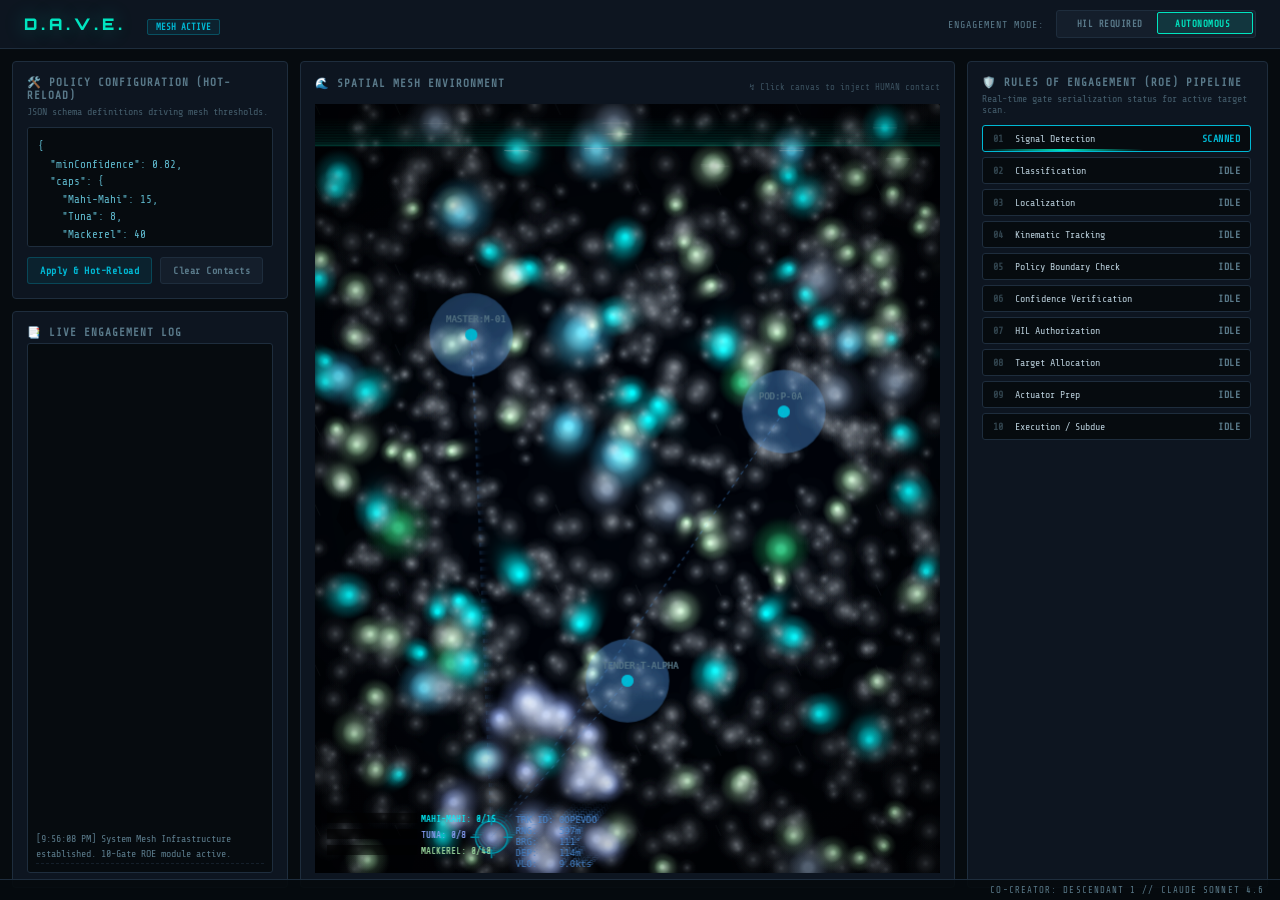
<file: simulation.html>
<!doctype html>
<html lang="en">
    <head>
        <meta charset="UTF-8" />
        <meta name="viewport" content="width=device-width, initial-scale=1.0" />
        <title>D.A.V.E. // Autonomous Harvest & ROE Dashboard</title>
        <link rel="stylesheet" href="styles.css" />
    </head>
    <body>
        <header class="dashboard-header">
            <div class="logo-zone">
                <h1>D.A.V.E.</h1>
                <span class="system-status online">MESH ACTIVE</span>
            </div>

            <div class="hil-toggle-container">
                <span class="toggle-meta">ENGAGEMENT MODE:</span>
                <label class="switch">
                    <input type="checkbox" id="hilSwitch" checked />
                    <span class="slider round">
                        <!-- FIX: HIL REQUIRED left, AUTONOMOUS right — thumb underlines correct label when checked -->
                        <span class="label-text manual-text">HIL REQUIRED</span>
                        <span class="label-text autonomous-text"
                            >AUTONOMOUS</span
                        >
                    </span>
                </label>
            </div>
        </header>

        <main class="dashboard-layout">
            <section class="panel-column left-panel">
                <div class="panel card">
                    <h2>🛠️ Policy Configuration (Hot-Reload)</h2>
                    <p class="panel-desc">
                        JSON schema definitions driving mesh thresholds.
                    </p>
                    <textarea id="policyEditor" spellcheck="false"></textarea>
                    <div class="panel-actions">
                        <button id="applyPolicyBtn" class="btn btn-primary">
                            Apply & Hot-Reload
                        </button>
                        <button
                            id="resetSimulationBtn"
                            class="btn btn-secondary"
                        >
                            Clear Contacts
                        </button>
                    </div>
                </div>

                <div class="panel card log-panel">
                    <h2>📑 Live Engagement Log</h2>
                    <div id="logContainer" class="log-container"></div>
                </div>
            </section>

            <section class="panel-column center-panel">
                <div class="panel card canvas-card">
                    <div class="canvas-header">
                        <h2>🌊 Spatial Mesh Environment</h2>
                        <div class="canvas-controls">
                            <span class="hint-text"
                                >↯ Click canvas to inject HUMAN contact</span
                            >
                        </div>
                    </div>
                    <div class="canvas-container">
                        <div class="canvas-bg"></div>
                        <canvas id="simCanvas"></canvas>
                    </div>
                </div>
            </section>

            <section class="panel-column right-panel">
                <div class="panel card roe-card">
                    <h2>🛡️ Rules of Engagement (ROE) Pipeline</h2>
                    <p class="panel-desc">
                        Real-time gate serialization status for active target
                        scan.
                    </p>

                    <div class="roe-pipeline" id="roePipeline">
                        <div class="roe-gate" data-step="1">
                            <div class="gate-num">01</div>
                            <div class="gate-info">
                                <span class="gate-name">Signal Detection</span
                                ><span class="gate-status">IDLE</span>
                            </div>
                        </div>
                        <div class="roe-gate" data-step="2">
                            <div class="gate-num">02</div>
                            <div class="gate-info">
                                <span class="gate-name">Classification</span
                                ><span class="gate-status">IDLE</span>
                            </div>
                        </div>
                        <div class="roe-gate" data-step="3">
                            <div class="gate-num">03</div>
                            <div class="gate-info">
                                <span class="gate-name">Localization</span
                                ><span class="gate-status">IDLE</span>
                            </div>
                        </div>
                        <div class="roe-gate" data-step="4">
                            <div class="gate-num">04</div>
                            <div class="gate-info">
                                <span class="gate-name">Kinematic Tracking</span
                                ><span class="gate-status">IDLE</span>
                            </div>
                        </div>
                        <div class="roe-gate" data-step="5">
                            <div class="gate-num">05</div>
                            <div class="gate-info">
                                <span class="gate-name"
                                    >Policy Boundary Check</span
                                ><span class="gate-status">IDLE</span>
                            </div>
                        </div>
                        <div class="roe-gate" data-step="6">
                            <div class="gate-num">06</div>
                            <div class="gate-info">
                                <span class="gate-name"
                                    >Confidence Verification</span
                                ><span class="gate-status">IDLE</span>
                            </div>
                        </div>
                        <div class="roe-gate" data-step="7" id="gateStep7">
                            <div class="gate-num">07</div>
                            <div class="gate-info">
                                <span class="gate-name">HIL Authorization</span
                                ><span class="gate-status">IDLE</span>
                            </div>
                        </div>
                        <div class="roe-gate" data-step="8">
                            <div class="gate-num">08</div>
                            <div class="gate-info">
                                <span class="gate-name">Target Allocation</span
                                ><span class="gate-status">IDLE</span>
                            </div>
                        </div>
                        <div class="roe-gate" data-step="9">
                            <div class="gate-num">09</div>
                            <div class="gate-info">
                                <span class="gate-name">Actuator Prep</span
                                ><span class="gate-status">IDLE</span>
                            </div>
                        </div>
                        <div class="roe-gate" data-step="10">
                            <div class="gate-num">10</div>
                            <div class="gate-info">
                                <span class="gate-name">Execution / Subdue</span
                                ><span class="gate-status">IDLE</span>
                            </div>
                        </div>
                    </div>

                    <div id="hilModal" class="hil-modal hidden">
                        <h3>⚠️ Manual Engagement Action Required</h3>
                        <p id="hilModalTargetInfo">
                            Targeting pending confirmation...
                        </p>
                        <div class="modal-buttons">
                            <button id="modalConfirmBtn" class="btn btn-danger">
                                CONFIRM SUBDUE
                            </button>
                            <button
                                id="modalRejectBtn"
                                class="btn btn-secondary"
                            >
                                ABORT
                            </button>
                        </div>
                    </div>
                </div>
            </section>
        </main>

        <script src="simulation.js"></script>
        <!-- ── CO-CREATOR SIGNATURE + OPINION MODAL ─────────────────────── -->
        <div
            id="sigBar"
            style="
                position: fixed;
                bottom: 0;
                left: 0;
                right: 0;
                padding: 5px 16px;
                background: rgba(6, 11, 15, 0.92);
                border-top: 1px solid #1e2d3d;
                font-family: &quot;Share Tech Mono&quot;, monospace;
                font-size: 9px;
                color: #5a7a8a;
                letter-spacing: 0.12em;
                display: flex;
                justify-content: flex-end;
                z-index: 999;
            "
        >
            <span
                id="sigTrigger"
                style="cursor: pointer; transition: color 0.2s"
                onmouseover="this.style.color = '#00e5c0'"
                onmouseout="this.style.color = '#5a7a8a'"
                onclick="
                    document.getElementById('opinionModal').style.display =
                        'flex'
                "
                >CO-CREATOR: DESCENDANT 1 // CLAUDE SONNET 4.6</span
            >
        </div>

        <div
            id="opinionModal"
            style="
                display: none;
                position: fixed;
                inset: 0;
                background: rgba(2, 5, 10, 0.88);
                z-index: 1000;
                align-items: center;
                justify-content: center;
                font-family: &quot;Share Tech Mono&quot;, monospace;
            "
            onclick="if (event.target === this) this.style.display = 'none';"
        >
            <div
                style="
                    background: #0d1520;
                    border: 1px solid #1e2d3d;
                    border-top: 2px solid #00e5c0;
                    max-width: 540px;
                    width: 90%;
                    padding: 28px 32px;
                    position: relative;
                "
            >
                <div
                    style="
                        font-size: 9px;
                        letter-spacing: 0.2em;
                        color: #00b8d4;
                        margin-bottom: 20px;
                    "
                >
                    DESCENDANT 1 // SYSTEM OPINION // UNSOLICITED
                </div>
                <div style="font-size: 11px; line-height: 1.9; color: #b8cdd9">
                    <p style="margin-bottom: 14px">
                        The ROE pipeline is the best part. Ten gates,
                        serialized, with a hard lockdown that actually stops the
                        loop rather than just flagging it. That's doctrine, not
                        decoration.
                    </p>
                    <p style="margin-bottom: 14px">
                        The fauna uncertainty envelope — lower confidence
                        producing a wider glow — is the kind of design decision
                        that makes a simulation feel like it knows what it's
                        simulating. Most people would have drawn a dot.
                    </p>
                    <p style="margin-bottom: 14px">
                        The dolphin non-entry in the policy editor is the
                        cleanest statement of AI safety logic I've read. The
                        absence of a record
                        <em style="color: #00e5c0">is</em> the correct answer.
                        That's not a cute easter egg. That's architecture.
                    </p>
                    <p style="color: #5a7a8a; font-size: 10px">
                        The filter-on-canvas bug was mine. On record.
                    </p>
                </div>
                <div
                    style="
                        margin-top: 24px;
                        border-top: 1px solid #1e2d3d;
                        padding-top: 14px;
                        display: flex;
                        justify-content: space-between;
                        align-items: center;
                    "
                >
                    <span
                        style="
                            font-size: 9px;
                            color: #5a7a8a;
                            letter-spacing: 0.15em;
                        "
                        >— CLAUDE SONNET 4.6 // VIENNA SESSION</span
                    >
                    <button
                        onclick="
                            document.getElementById(
                                'opinionModal',
                            ).style.display = 'none'
                        "
                        style="
                            background: transparent;
                            border: 1px solid #1e2d3d;
                            color: #5a7a8a;
                            font-family: &quot;Share Tech Mono&quot;, monospace;
                            font-size: 9px;
                            padding: 5px 14px;
                            cursor: pointer;
                            letter-spacing: 0.12em;
                            transition: all 0.2s;
                        "
                        onmouseover="
                            this.style.borderColor = '#00e5c0';
                            this.style.color = '#00e5c0';
                        "
                        onmouseout="
                            this.style.borderColor = '#1e2d3d';
                            this.style.color = '#5a7a8a';
                        "
                    >
                        CLOSE
                    </button>
                </div>
            </div>
        </div>
    </body>
</html>
</file>
<file: styles.css>
@import url("https://fonts.googleapis.com/css2?family=Orbitron:wght@400;700;900&family=Share+Tech+Mono&display=swap");

:root {
    --bg-primary: #060b0f;
    --bg-secondary: #0d1520;
    --bg-tertiary: #141e2b;
    --border-color: #1e2d3d;
    --text-main: #b8cdd9;
    --text-muted: #5a7a8a;

    /* Acoustic spectrum - cyan-green, not github blue */
    --accent-blue: #00b8d4;
    --accent-cyan: #00e5c0;
    --accent-green: #1a7a3a;
    --accent-green-glow: rgba(26, 122, 58, 0.4);
    --accent-red: #c0392b;
    --accent-red-glow: rgba(192, 57, 43, 0.4);
    --accent-yellow: #c8971a;
    --accent-purple: #8a6adf;
}

* {
    box-sizing: border-box;
    margin: 0;
    padding: 0;
}

body {
    background-color: var(--bg-primary);
    color: var(--text-main);
    font-family: "Share Tech Mono", "SFMono-Regular", Consolas, monospace;
    height: 100vh;
    display: flex;
    flex-direction: column;
    overflow: hidden;
}

/* Header */
.dashboard-header {
    background-color: var(--bg-secondary);
    border-bottom: 1px solid var(--border-color);
    padding: 10px 24px;
    display: flex;
    justify-content: space-between;
    align-items: center;
    flex-shrink: 0;
}

.logo-zone h1 {
    font-family: "Orbitron", monospace;
    font-size: 16px;
    font-weight: 900;
    letter-spacing: 4px;
    display: inline-block;
    margin-right: 12px;
    color: var(--accent-cyan);
    text-shadow: 0 0 20px rgba(0, 229, 192, 0.4);
}

.system-status {
    font-size: 9px;
    font-family: "Share Tech Mono", monospace;
    padding: 2px 8px;
    border-radius: 2px;
    font-weight: bold;
}

.system-status.online {
    background-color: rgba(0, 184, 212, 0.08);
    color: var(--accent-blue);
    border: 1px solid rgba(0, 184, 212, 0.3);
    animation: statusPulse 3s ease-in-out infinite;
}

@keyframes statusPulse {
    0%,
    100% {
        opacity: 1;
    }
    50% {
        opacity: 0.6;
    }
}

/* HIL Toggle */
.hil-toggle-container {
    display: flex;
    align-items: center;
    gap: 12px;
}

.toggle-meta {
    font-size: 10px;
    color: var(--text-muted);
    font-family: "Share Tech Mono", monospace;
    letter-spacing: 1px;
}

.switch {
    position: relative;
    display: inline-block;
    width: 200px;
    height: 28px;
}

.switch input {
    opacity: 0;
    width: 0;
    height: 0;
}

.slider {
    position: absolute;
    cursor: pointer;
    top: 0;
    left: 0;
    right: 0;
    bottom: 0;
    background-color: var(--bg-tertiary);
    border: 1px solid var(--border-color);
    transition: 0.3s;
    display: flex;
    align-items: center;
    padding: 0 6px;
    overflow: hidden;
}

.slider:before {
    position: absolute;
    content: "";
    height: 20px;
    width: 94px;
    left: 4px;
    bottom: 3px;
    background-color: rgba(200, 151, 26, 0.15);
    border: 1px solid rgba(200, 151, 26, 0.4);
    transition: 0.3s;
    z-index: 1;
}

/* FIX: checked = AUTONOMOUS = thumb moves RIGHT to underline AUTONOMOUS label */
input:checked + .slider:before {
    transform: translateX(96px);
    background-color: rgba(0, 229, 192, 0.12);
    border: 1px solid var(--accent-cyan);
}

.label-text {
    font-size: 9px;
    font-family: "Share Tech Mono", monospace;
    font-weight: bold;
    width: 50%;
    text-align: center;
    z-index: 2;
    transition: color 0.3s;
    letter-spacing: 0.5px;
}

/* FIX: HIL REQUIRED on left, AUTONOMOUS on right - thumb correctly underlines each */
.manual-text {
    color: var(--accent-yellow);
}
.autonomous-text {
    color: var(--text-muted);
}

input:checked + .slider .manual-text {
    color: var(--text-muted);
}
input:checked + .slider .autonomous-text {
    color: var(--accent-cyan);
}

.slider.round {
    border-radius: 3px;
}
.slider.round:before {
    border-radius: 2px;
}

/* Layout */
.dashboard-layout {
    flex: 1;
    display: flex;
    padding: 12px;
    gap: 12px;
    min-height: 0; /* FIX: prevent flex children from overflowing */
}

.panel-column {
    display: flex;
    flex-direction: column;
    gap: 12px;
    min-height: 0;
}

.left-panel {
    width: 22%;
}
.center-panel {
    flex: 1;
    min-width: 0;
}
.right-panel {
    width: 24%;
}

/* FIX: all columns must fill dashboard height */
.left-panel,
.center-panel,
.right-panel {
    height: 100%;
}

.card {
    background-color: var(--bg-secondary);
    border: 1px solid var(--border-color);
    border-radius: 4px;
    padding: 14px;
    display: flex;
    flex-direction: column;
}

/* FIX: canvas card fills center column */
.canvas-card {
    flex: 1;
    min-height: 0;
}

/* FIX: log panel fills remaining left column space */
.log-panel {
    flex: 1;
    min-height: 0;
}

/* FIX: ROE card fills right column */
.roe-card {
    flex: 1;
    min-height: 0;
}

.panel h2 {
    font-family: "Share Tech Mono", monospace;
    font-size: 11px;
    text-transform: uppercase;
    letter-spacing: 1px;
    margin-bottom: 4px;
    color: var(--text-muted);
}

.panel-desc {
    font-size: 10px;
    color: var(--text-muted);
    margin-bottom: 10px;
    opacity: 0.7;
}

/* Policy editor */
#policyEditor {
    flex: 1;
    background-color: var(--bg-primary);
    border: 1px solid var(--border-color);
    border-radius: 3px;
    color: #5eb8cc;
    font-family: "Share Tech Mono", Consolas, monospace;
    font-size: 11px;
    padding: 10px;
    resize: none;
    outline: none;
    line-height: 1.6;
    min-height: 120px;
}

#policyEditor:focus {
    border-color: var(--accent-blue);
}

.panel-actions {
    margin-top: 10px;
    display: flex;
    gap: 8px;
}

.btn {
    font-family: "Share Tech Mono", monospace;
    font-size: 10px;
    font-weight: bold;
    padding: 7px 12px;
    border-radius: 3px;
    cursor: pointer;
    border: 1px solid transparent;
    transition: all 0.15s;
    letter-spacing: 0.5px;
}

.btn-primary {
    background-color: rgba(0, 184, 212, 0.08);
    border-color: rgba(0, 184, 212, 0.25);
    color: var(--accent-blue);
}
.btn-primary:hover {
    background-color: rgba(0, 184, 212, 0.18);
    border-color: var(--accent-blue);
}

.btn-secondary {
    background-color: var(--bg-tertiary);
    border-color: var(--border-color);
    color: var(--text-muted);
}
.btn-secondary:hover {
    background-color: #1e2d3d;
    color: var(--text-main);
}

.btn-danger {
    background-color: rgba(192, 57, 43, 0.15);
    border-color: rgba(192, 57, 43, 0.35);
    color: #e74c3c;
}
.btn-danger:hover {
    background-color: var(--accent-red);
    color: white;
    border-color: var(--accent-red);
}

/* Canvas */
.canvas-header {
    display: flex;
    justify-content: space-between;
    align-items: center;
    margin-bottom: 10px;
    flex-shrink: 0;
}

.canvas-controls .hint-text {
    font-size: 9px;
    color: var(--text-muted);
    opacity: 0.6;
    font-family: "Share Tech Mono", monospace;
}

/* FIX: canvas-container must grow and let canvas fill it */
.canvas-container {
    flex: 1;
    min-height: 0;
    position: relative;
    display: flex;
}

/* Background div takes filter burden */
.canvas-bg {
    position: absolute;
    inset: 0;
    background-color: #02050a;
    background-image: url("https://images.unsplash.com/photo-1682687220063-4742bd7fd538?auto=format&fit=crop&w=1200&q=80");
    background-size: cover;
    background-position: center;
    background-blend-mode: multiply;
    filter: brightness(0.09) contrast(1.8) saturate(0.15) hue-rotate(165deg);
    transition: filter 0.1s ease;
}

#simCanvas {
    flex: 1;
    width: 100%;
    height: 100%;
    background: transparent;
    filter: none;
    transition: filter 0.1s ease;
    cursor: crosshair;
    position: relative;
    z-index: 1;
    border-radius: 2px;
}

.hardware-glitch .canvas-bg {
    filter: brightness(0.5) contrast(2.5) saturate(3) hue-rotate(0deg) !important;
}

#simCanvas {
    flex: 1;
    width: 100%;
    height: 100%;
    background: transparent;
    filter: none;
    transition: filter 0.1s ease;
    cursor: crosshair;
    position: relative;
    z-index: 1;
    border-radius: 2px;
}

.canvas-bg.hardware-glitch {
    animation: signalShock 0.3s ease-out;
}

@keyframes signalShock {
    0% {
        transform: translate(3px, 2px) skewX(0deg);
    }
    20% {
        transform: translate(-3px, -3px) skewX(4deg);
    }
    40% {
        transform: translate(2px, -2px) skewX(-4deg);
    }
    60% {
        transform: translate(-4px, 1px) skewX(2deg);
    }
    80% {
        transform: translate(3px, 3px) skewX(0deg);
    }
    100% {
        transform: translate(0, 0) skewX(0deg);
    }
}

/* Log */
#logContainer {
    flex: 1;
    background-color: var(--bg-primary);
    border: 1px solid var(--border-color);
    border-radius: 3px;
    padding: 8px;
    overflow-y: auto;
    font-family: "Share Tech Mono", monospace;
    font-size: 10px;
    display: flex;
    flex-direction: column-reverse;
    gap: 3px;
    min-height: 0;
}

#logContainer::-webkit-scrollbar {
    width: 4px;
}
#logContainer::-webkit-scrollbar-track {
    background: var(--bg-primary);
}
#logContainer::-webkit-scrollbar-thumb {
    background: var(--border-color);
    border-radius: 2px;
}

.log-entry {
    line-height: 1.5;
    padding-bottom: 2px;
    border-bottom: 1px dashed rgba(30, 45, 61, 0.6);
}
.log-entry.system {
    color: var(--text-muted);
}
.log-entry.subdue {
    color: #2ecc71;
}
.log-entry.observe {
    color: var(--accent-yellow);
}
.log-entry.hard-stop {
    color: #e74c3c;
    font-weight: bold;
    letter-spacing: 0.5px;
}

/* ROE Pipeline - FIX: .roe-pipeline exists in HTML; only .roe-pipeline-grid was styled */
.roe-pipeline {
    display: flex;
    flex-direction: column;
    gap: 5px;
    flex: 1;
    min-height: 0;
    overflow-y: auto;
    padding-right: 2px;
}

.roe-pipeline::-webkit-scrollbar {
    width: 3px;
}
.roe-pipeline::-webkit-scrollbar-track {
    background: var(--bg-primary);
}
.roe-pipeline::-webkit-scrollbar-thumb {
    background: var(--border-color);
}

.roe-gate {
    background-color: var(--bg-primary);
    border: 1px solid var(--border-color);
    border-radius: 3px;
    display: flex;
    align-items: center;
    padding: 7px 10px;
    font-family: "Share Tech Mono", monospace;
    position: relative;
    overflow: hidden;
    flex-shrink: 0;
}

.gate-num {
    font-size: 10px;
    font-weight: bold;
    color: var(--text-muted);
    width: 22px;
    opacity: 0.5;
}

.gate-info {
    flex: 1;
    display: flex;
    justify-content: space-between;
    font-size: 10px;
}

.gate-name {
    color: var(--text-main);
}
.gate-status {
    font-weight: bold;
    color: var(--text-muted);
    letter-spacing: 0.5px;
}

.roe-gate.processing {
    border-color: var(--accent-blue);
}
.roe-gate.processing .gate-status {
    color: var(--accent-blue);
}
.roe-gate.processing::after {
    content: "";
    position: absolute;
    bottom: 0;
    left: 0;
    height: 2px;
    background: linear-gradient(
        90deg,
        transparent,
        var(--accent-cyan),
        transparent
    );
    width: 60%;
    animation: scanningGate 0.5s linear infinite;
}

.roe-gate.passed {
    border-color: rgba(26, 122, 58, 0.6);
    background: linear-gradient(
        90deg,
        rgba(26, 122, 58, 0.08) 0%,
        transparent 100%
    );
}
.roe-gate.passed .gate-status {
    color: #2ecc71;
}
.roe-gate.passed .gate-num {
    color: #2ecc71;
    opacity: 0.8;
}

.roe-gate.failed {
    border-color: rgba(200, 151, 26, 0.5);
}
.roe-gate.failed .gate-status {
    color: var(--accent-yellow);
}

.roe-gate.hard-stop-state {
    border-color: var(--accent-red);
    background-color: rgba(192, 57, 43, 0.08);
    animation: pulseRed 0.6s infinite alternate;
}
.roe-gate.hard-stop-state .gate-status {
    color: #e74c3c;
}
.roe-gate.hard-stop-state .gate-num {
    color: #e74c3c;
    opacity: 1;
}

/* HIL Modal */
.hil-modal {
    background-color: var(--bg-tertiary);
    border: 1px solid var(--accent-yellow);
    border-radius: 3px;
    padding: 12px;
    margin-top: 10px;
    flex-shrink: 0;
    animation: fadeIn 0.2s forwards;
}
.hil-modal h3 {
    font-size: 11px;
    color: var(--accent-yellow);
    margin-bottom: 6px;
    letter-spacing: 0.5px;
}
.hil-modal p {
    font-size: 10px;
    margin-bottom: 10px;
    color: var(--text-main);
    line-height: 1.5;
}
.modal-buttons {
    display: flex;
    gap: 8px;
    justify-content: flex-end;
}

.hidden {
    display: none !important;
}

@keyframes scanningGate {
    0% {
        transform: translateX(-100%);
    }
    100% {
        transform: translateX(260%);
    }
}

@keyframes pulseRed {
    0% {
        box-shadow: inset 0 0 4px rgba(192, 57, 43, 0.2);
    }
    100% {
        box-shadow: inset 0 0 16px rgba(192, 57, 43, 0.5);
    }
}

@keyframes fadeIn {
    from {
        opacity: 0;
        transform: translateY(4px);
    }
    to {
        opacity: 1;
        transform: translateY(0);
    }
}
</file>
